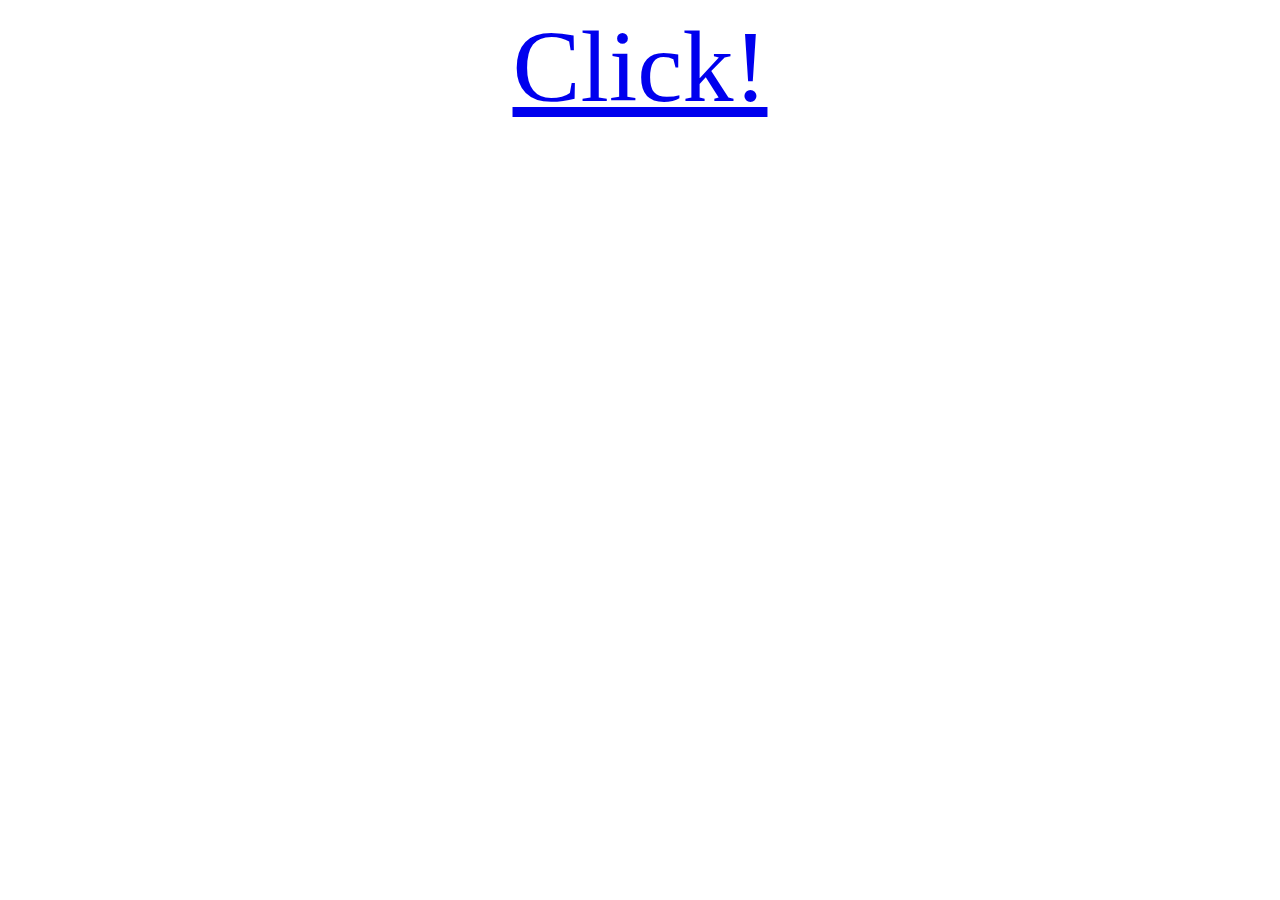
<file: index.html>
<!DOCTYPE html>
<html lang="en">
<head>
	<meta charset="UTF-8">
	<meta name="viewport" content="width=device-width, initial-scale=1.0">
	<title>Document</title>
	<link rel="stylesheet" href="index.css">
</head>
<body>
	<a href="first-practice/index.html">Click!</a>
</body>
</html>
</file>
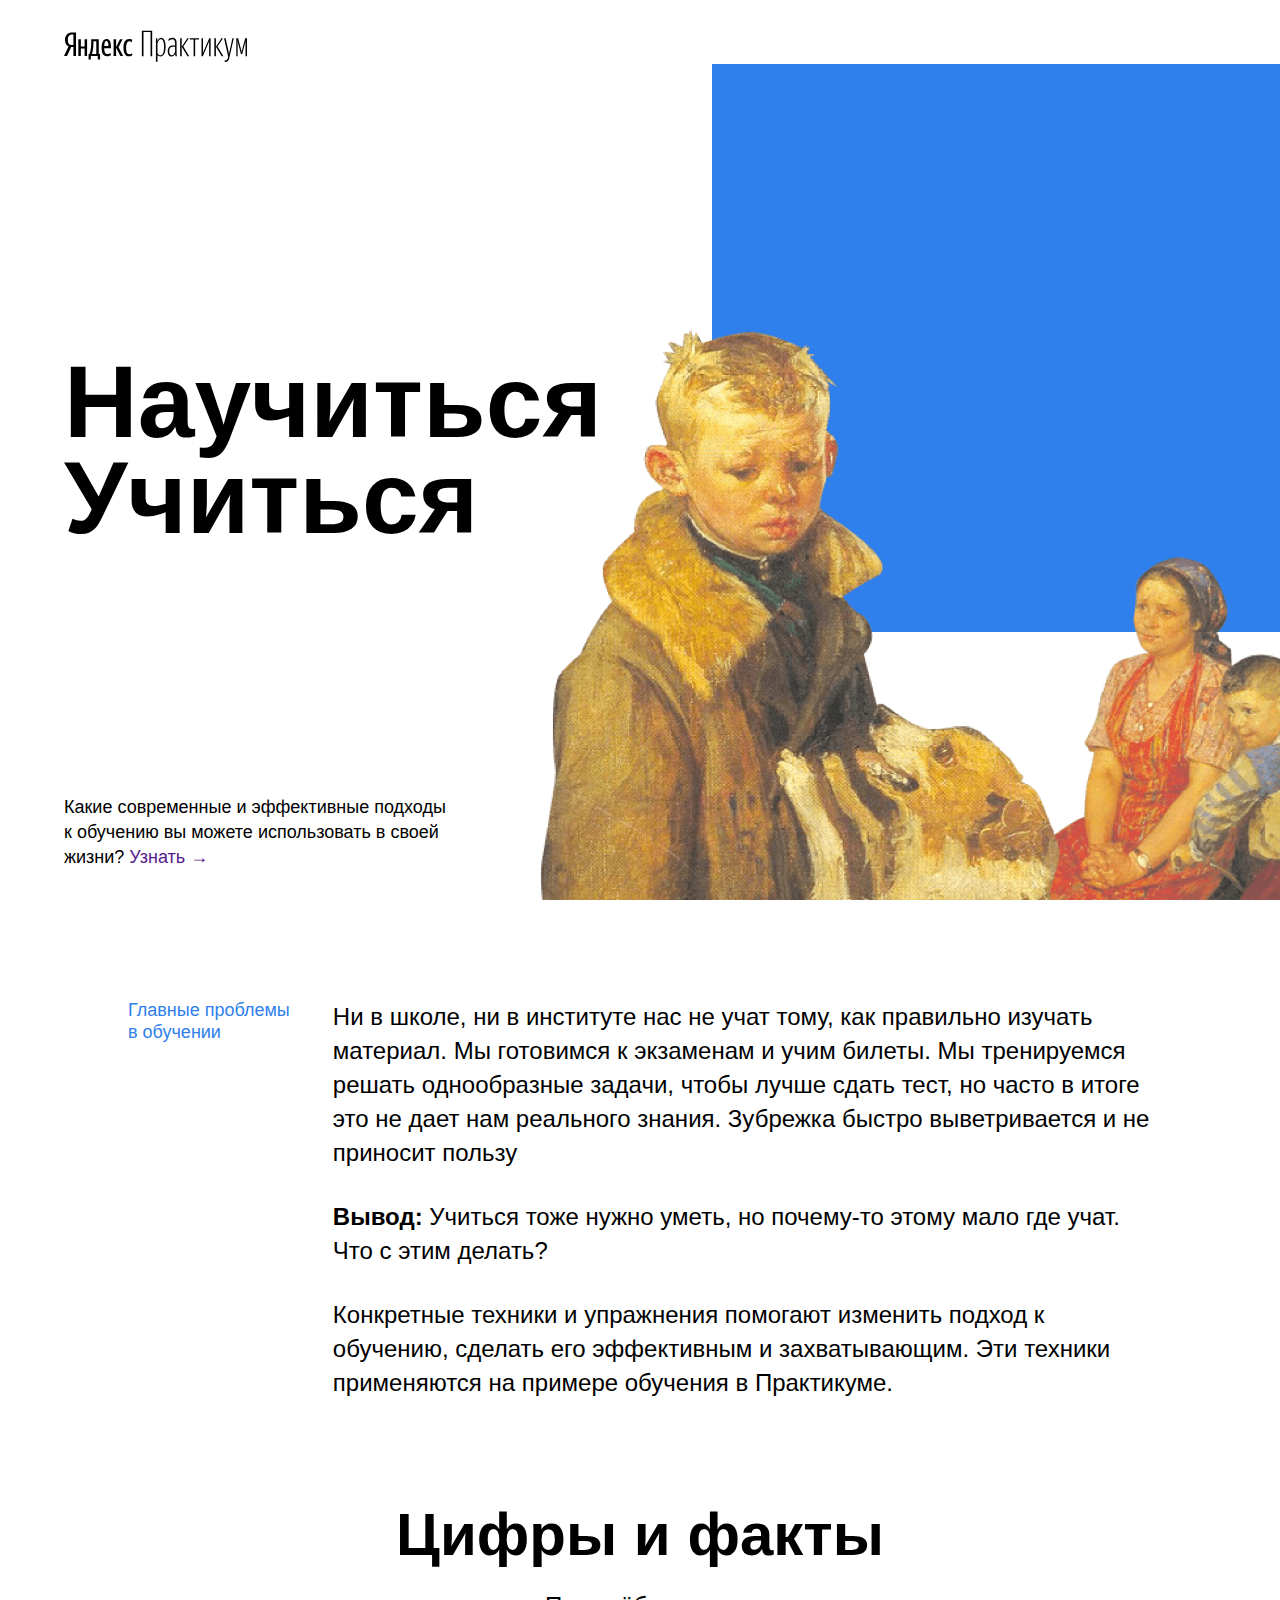
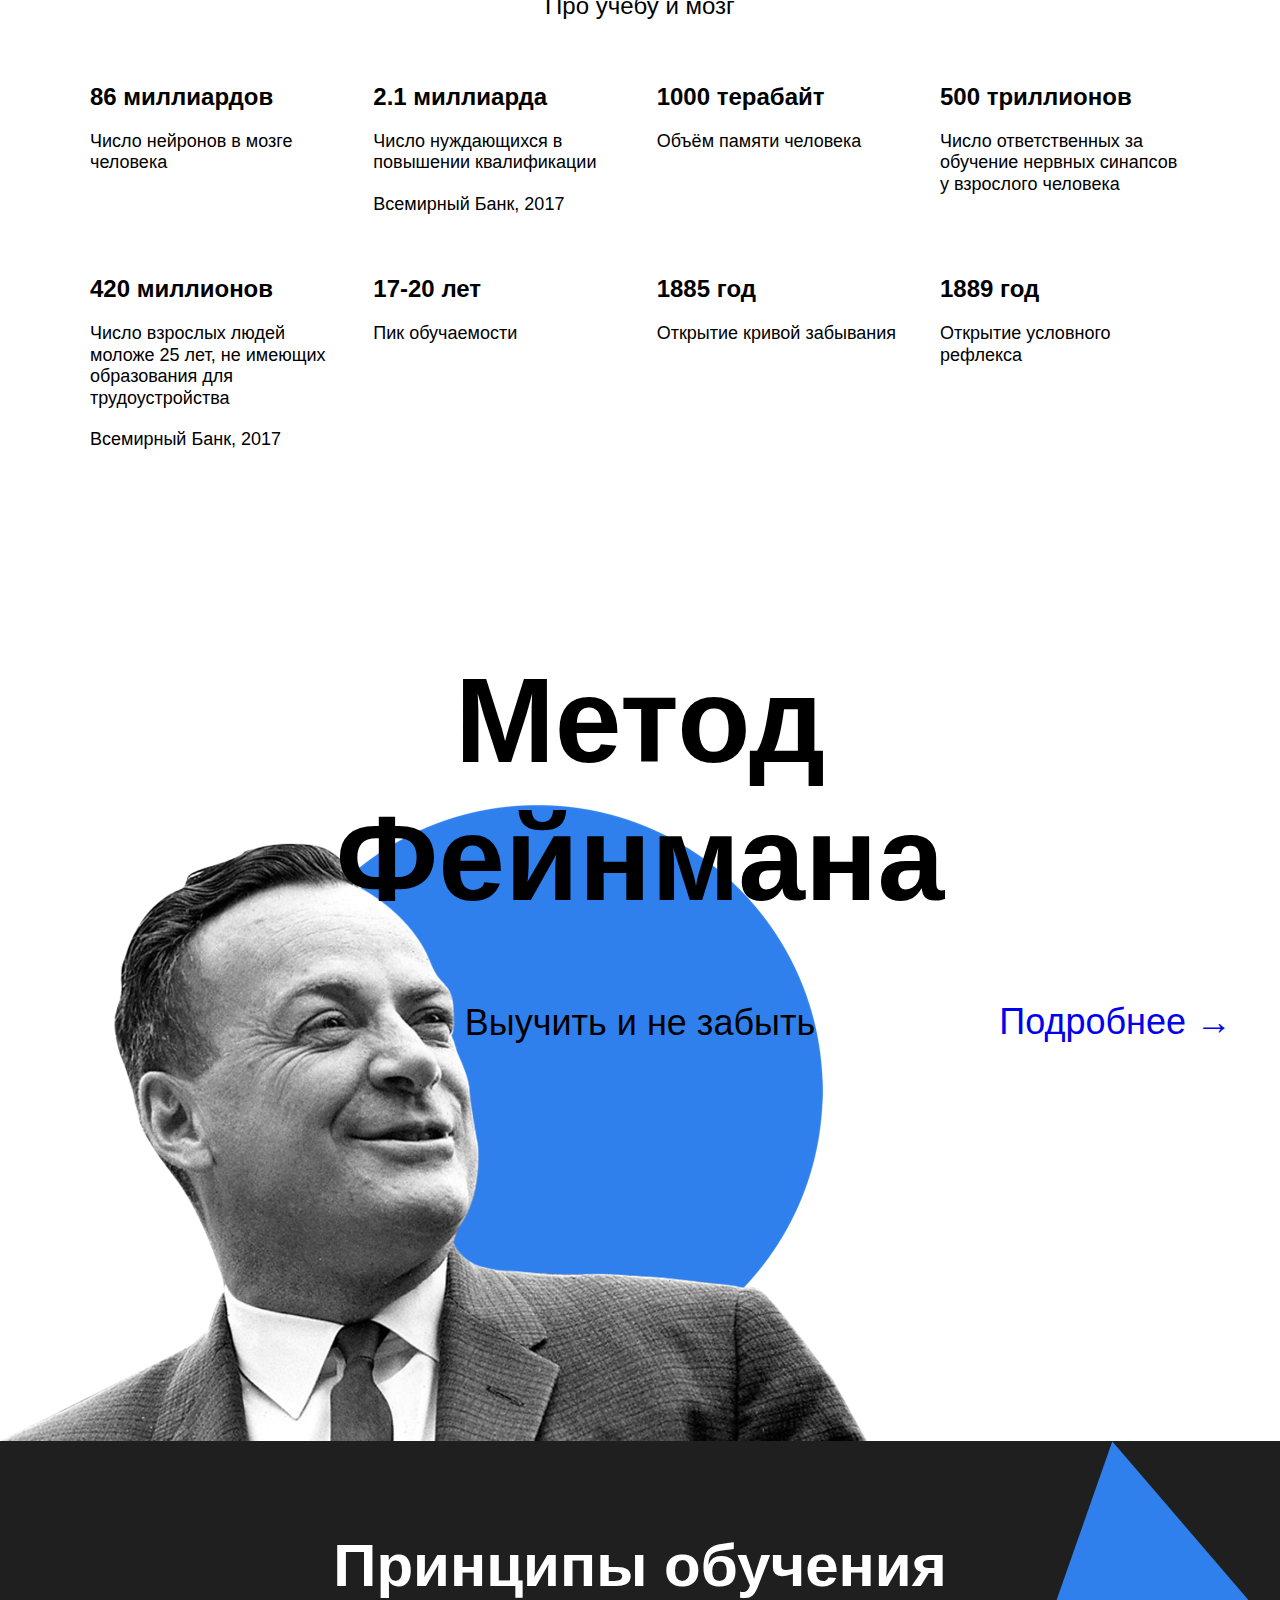
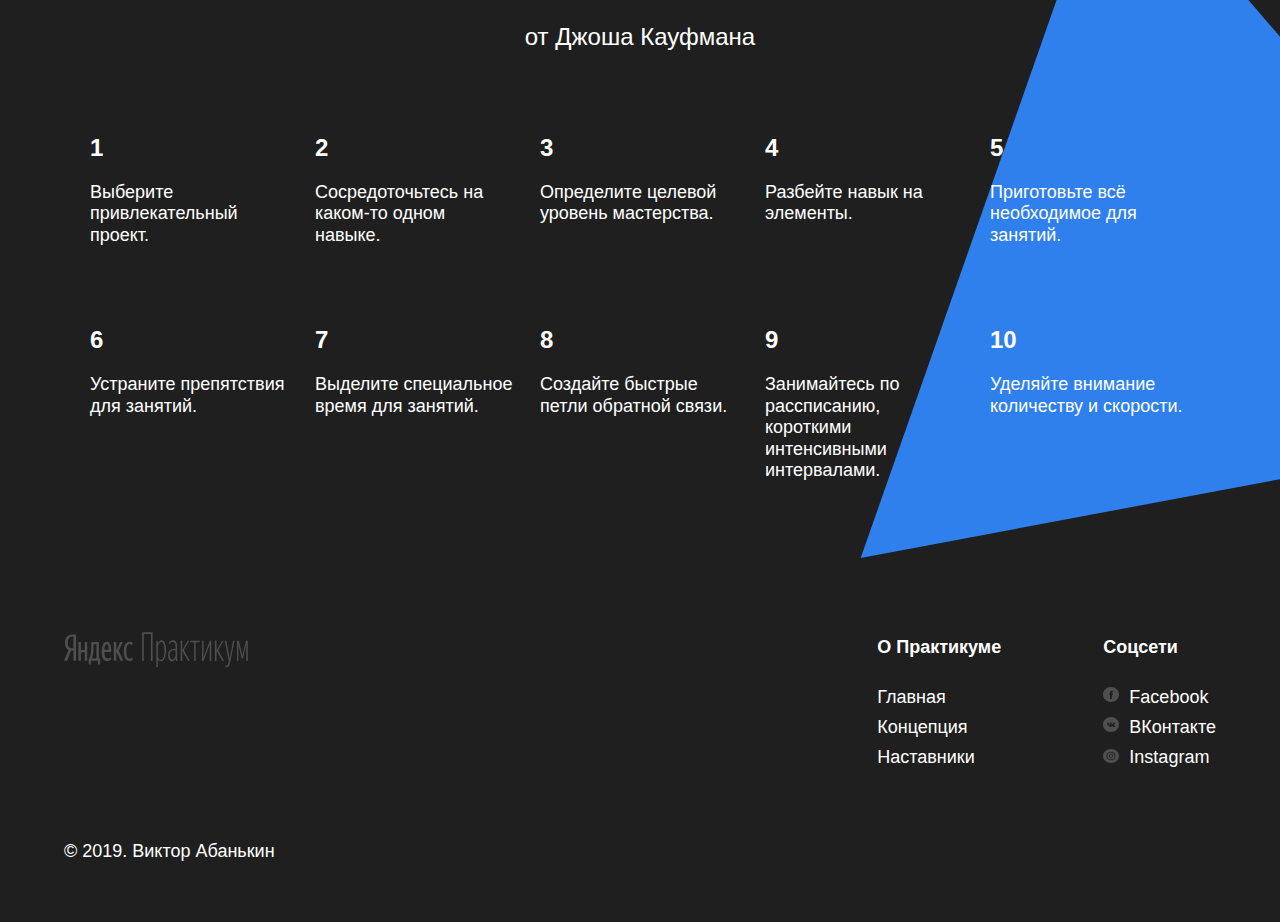
<file: first-practice/index.html>
<!DOCTYPE html>
<html lang="en">

<head>
    <meta charset="UTF-8">
    <meta name="viewport" content="width=device-width, initial-scale=1.0">
    <title>Научиться Учиться</title>
    <link rel="stylesheet" href="css/normalize.css">
    <link rel="stylesheet" href="css/style.css">
</head>

<body>
    <div class="page">
        <header class="header">
            <a href="#" class="logo logo_place_header">
                <img src="img/logo_place_header.svg" alt="Логотип">
            </a>
            <h1 class="header__title">Научиться Учиться</h1>
            <p class="header__subtitle">Какие современные и эффективные подходы к обучению вы можете использовать в своей жизни? <a href="" class="header__link">Узнать →</a></p>
            <img src="img/header-image.png" alt="Опять двойка" class="main-illustration">
            <figure class="square-pic"></figure>
        </header>
        <main class="content">
            <section class="description">
                <div class="two-columns">
                    <h6 class="brief">Главные проблемы в обучении</h6>
                    <div class="main-text">
                        <p class="two-columns__paragraph">Ни в школе, ни в институте нас не учат тому, как правильно изучать материал. Мы готовимся к экзаменам и учим билеты. Мы тренируемся решать однообразные задачи, чтобы лучше сдать тест, но часто в итоге это не дает нам реального знания. Зубрежка быстро выветривается и не приносит пользу</p>
                        <span class="span-accent">
                            <p class="two-columns__paragraph"><b>Вывод: </b>Учиться тоже нужно уметь, но почему-то этому мало где учат. Что с этим делать?</p>
                        </span>
                        <p class="two-columns__paragraph">Конкретные техники и упражнения помогают изменить подход к обучению, сделать его эффективным и захватывающим. Эти техники применяются на примере обучения в Практикуме.</p>
                    </div>
                </div>
            </section>
            <section class="digits">
                <h2 class="section-title">Цифры и факты</h2>
                <h4 class="section-subtitle">Про учёбу и мозг</h4>
                <div class="table">
                    <div class="table__cell">
                        <h5 class="table__heading">86 миллиардов</h5>
                        <p class="table__text">Число нейронов в мозге человека</p>
                    </div>
                    <div class="table__cell">
                        <h5 class="table__heading">2.1 миллиарда</h5>
                        <p class="table__text">Число нуждающихся в повышении квалификации</p>
                        <p class="table__text">Всемирный Банк, 2017</p>
                    </div>
                    <div class="table__cell">
                        <h5 class="table__heading">1000 терабайт</h5>
                        <p class="table__text">Объём памяти человека</p>
                    </div>
                    <div class="table__cell">
                        <h5 class="table__heading">500 триллионов</h5>
                        <p class="table__text">Число ответственных за обучение нервных синапсов у взрослого человека</p>
                    </div>
                    <div class="table__cell">
                        <h5 class="table__heading">420 миллионов</h5>
                        <p class="table__text">Число взрослых людей моложе 25 лет, не имеющих образования для трудоустройства</p>
                        <p class="table__text">Всемирный Банк, 2017</p>
                    </div>
                    <div class="table__cell">
                        <h5 class="table__heading">17-20 лет</h5>
                        <p class="table__text">Пик обучаемости</p>
                    </div>
                    <div class="table__cell">
                        <h5 class="table__heading">1885 год</h5>
                        <p class="table__text">Открытие кривой забывания</p>
                    </div>
                    <div class="table__cell">
                        <h5 class="table__heading">1889 год</h5>
                        <p class="table__text">Открытие условного рефлекса</p>
                    </div>
                </div>
            </section>
            <section class="feynman">
                <h1 class="feynman__title">Метод Фейнмана</h1>
                <h3 class="feynman__subtitle">Выучить и не забыть</h3>
                <a href="#" class="feynman__link">Подробнее →</a>
            </section>
            <section class="kaufman">
                <h2 class="section-title section-title_theme_dark">Принципы обучения</h2>
                <h4 class="section-subtitle section-subtitle_theme_dark">от Джоша Кауфмана</h4>
                <div class="table">
                    <div class="table__cell table__cell_theme_dark">
                        <h5 class="table__heading table__heading_theme_dark">1</h5>
                        <p class="table__text table__text_theme_dark">Выберите привлекательный проект.</p>
                    </div>
                    <div class="table__cell table__cell_theme_dark">
                        <h5 class="table__heading table__heading_theme_dark">2</h5>
                        <p class="table__text table__text_theme_dark">Сосредоточьтесь на каком-то одном навыке.</p>
                    </div>
                    <div class="table__cell table__cell_theme_dark">
                        <h5 class="table__heading table__heading_theme_dark">3</h5>
                        <p class="table__text table__text_theme_dark">Определите целевой уровень мастерства.</p>
                    </div>
                    <div class="table__cell table__cell_theme_dark">
                        <h5 class="table__heading table__heading_theme_dark">4</h5>
                        <p class="table__text table__text_theme_dark">Разбейте навык на элементы.</p>
                    </div>
                    <div class="table__cell table__cell_theme_dark">
                        <h5 class="table__heading table__heading_theme_dark">5</h5>
                        <p class="table__text table__text_theme_dark">Приготовьте всё необходимое для занятий.</p>
                    </div>
                    <div class="table__cell table__cell_theme_dark">
                        <h5 class="table__heading table__heading_theme_dark">6</h5>
                        <p class="table__text table__text_theme_dark">Устраните препятствия для занятий.</p>
                    </div>
                    <div class="table__cell table__cell_theme_dark">
                        <h5 class="table__heading table__heading_theme_dark">7</h5>
                        <p class="table__text table__text_theme_dark">Выделите специальное время для занятий.</p>
                    </div>
                    <div class="table__cell table__cell_theme_dark">
                        <h5 class="table__heading table__heading_theme_dark">8</h5>
                        <p class="table__text table__text_theme_dark">Создайте быстрые петли обратной связи.</p>
                    </div>
                    <div class="table__cell table__cell_theme_dark">
                        <h5 class="table__heading table__heading_theme_dark">9</h5>
                        <p class="table__text table__text_theme_dark">Занимайтесь по рассписанию, короткими интенсивными интервалами.</p>
                    </div>
                    <div class="table__cell table__cell_theme_dark">
                        <h5 class="table__heading table__heading_theme_dark">10</h5>
                        <p class="table__text table__text_theme_dark">Уделяйте внимание количеству и скорости.</p>
                    </div>
                </div>
                <figure class="triangle-pic">
                    <img src="img/kaufman-triangle.svg" alt="Треугольник">
                </figure>
            </section>
        </main>
        <footer class="footer">
            <div class="footer__columns">
                <div class="footer__column footer__column_content_copyright">
                    <a href="#" class="logo logo_place_footer">
                        <img src="img/logo_place_footer.svg" alt="Логотип">
                    </a>
                    <p class="footer__author">&copy 2019. Виктор Абанькин</p>
                </div>
                <div class="footer__column footer__column_content_info">
                    <h6 class="footer__column-heading">О Практикуме</h6>
                    <div class="footer__column-links">
                        <a href="#" class="footer__column-link">Главная</a>
                        <a href="#" class="footer__column-link">Концепция</a>
                        <a href="#" class="footer__column-link">Наставники</a>
                    </div>
                </div>
                <div class="footer__column footer__column_content_social">
                    <h6 class="footer__column-heading">Соцсети</h6>
                    <div class="footer__column-links">
                        <a href="#" class="footer__column-link">
                            <img src="img/facebook_color_white.svg" alt="" class="footer__social-icon">Facebook
                        </a>
                        <a href="#" class="footer__column-link">
                            <img src="img/vk_color_white.svg" alt="" class="footer__social-icon">ВКонтакте
                        </a>
                        <a href="#" class="footer__column-link">
                            <img src="img/instagram_color_white.svg" alt="" class="footer__social-icon">Instagram
                        </a>
                    </div>
                </div>
            </div>
        </footer>
    </div>
</body>

</html>
</file>
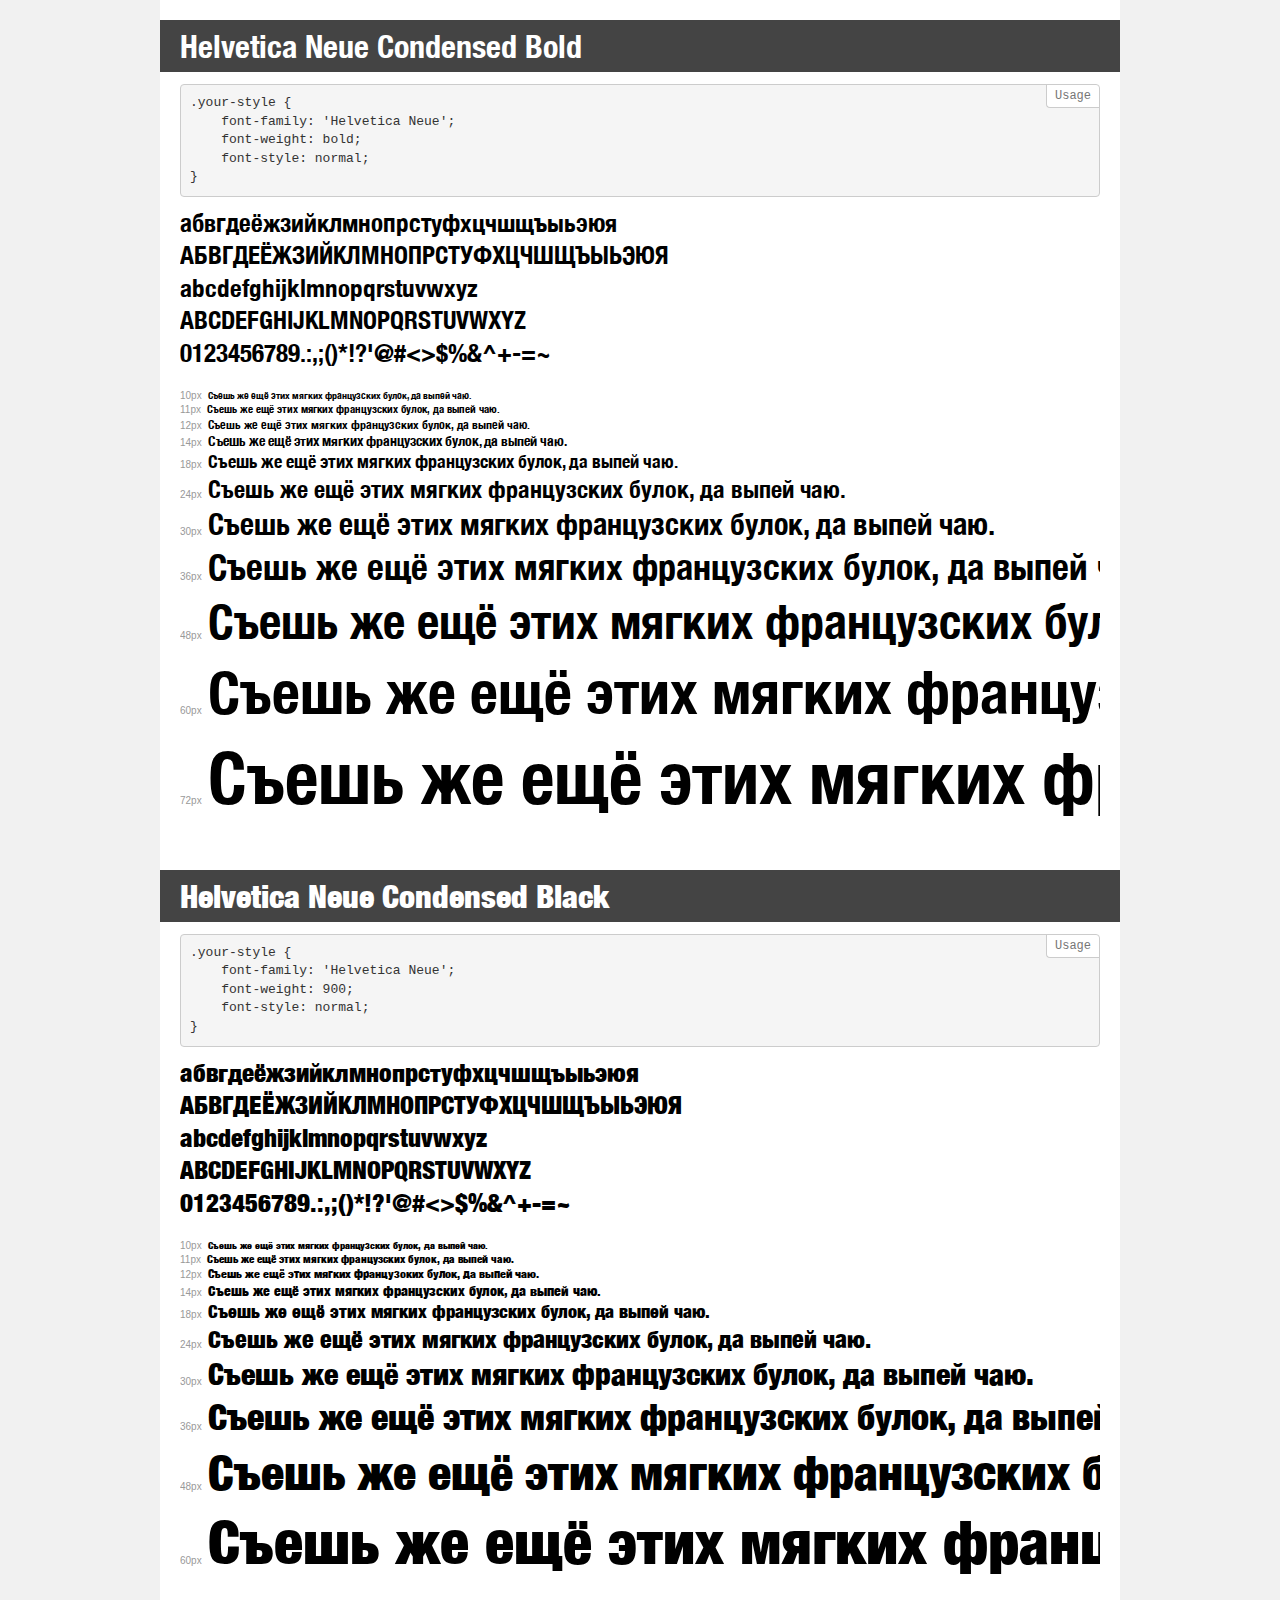
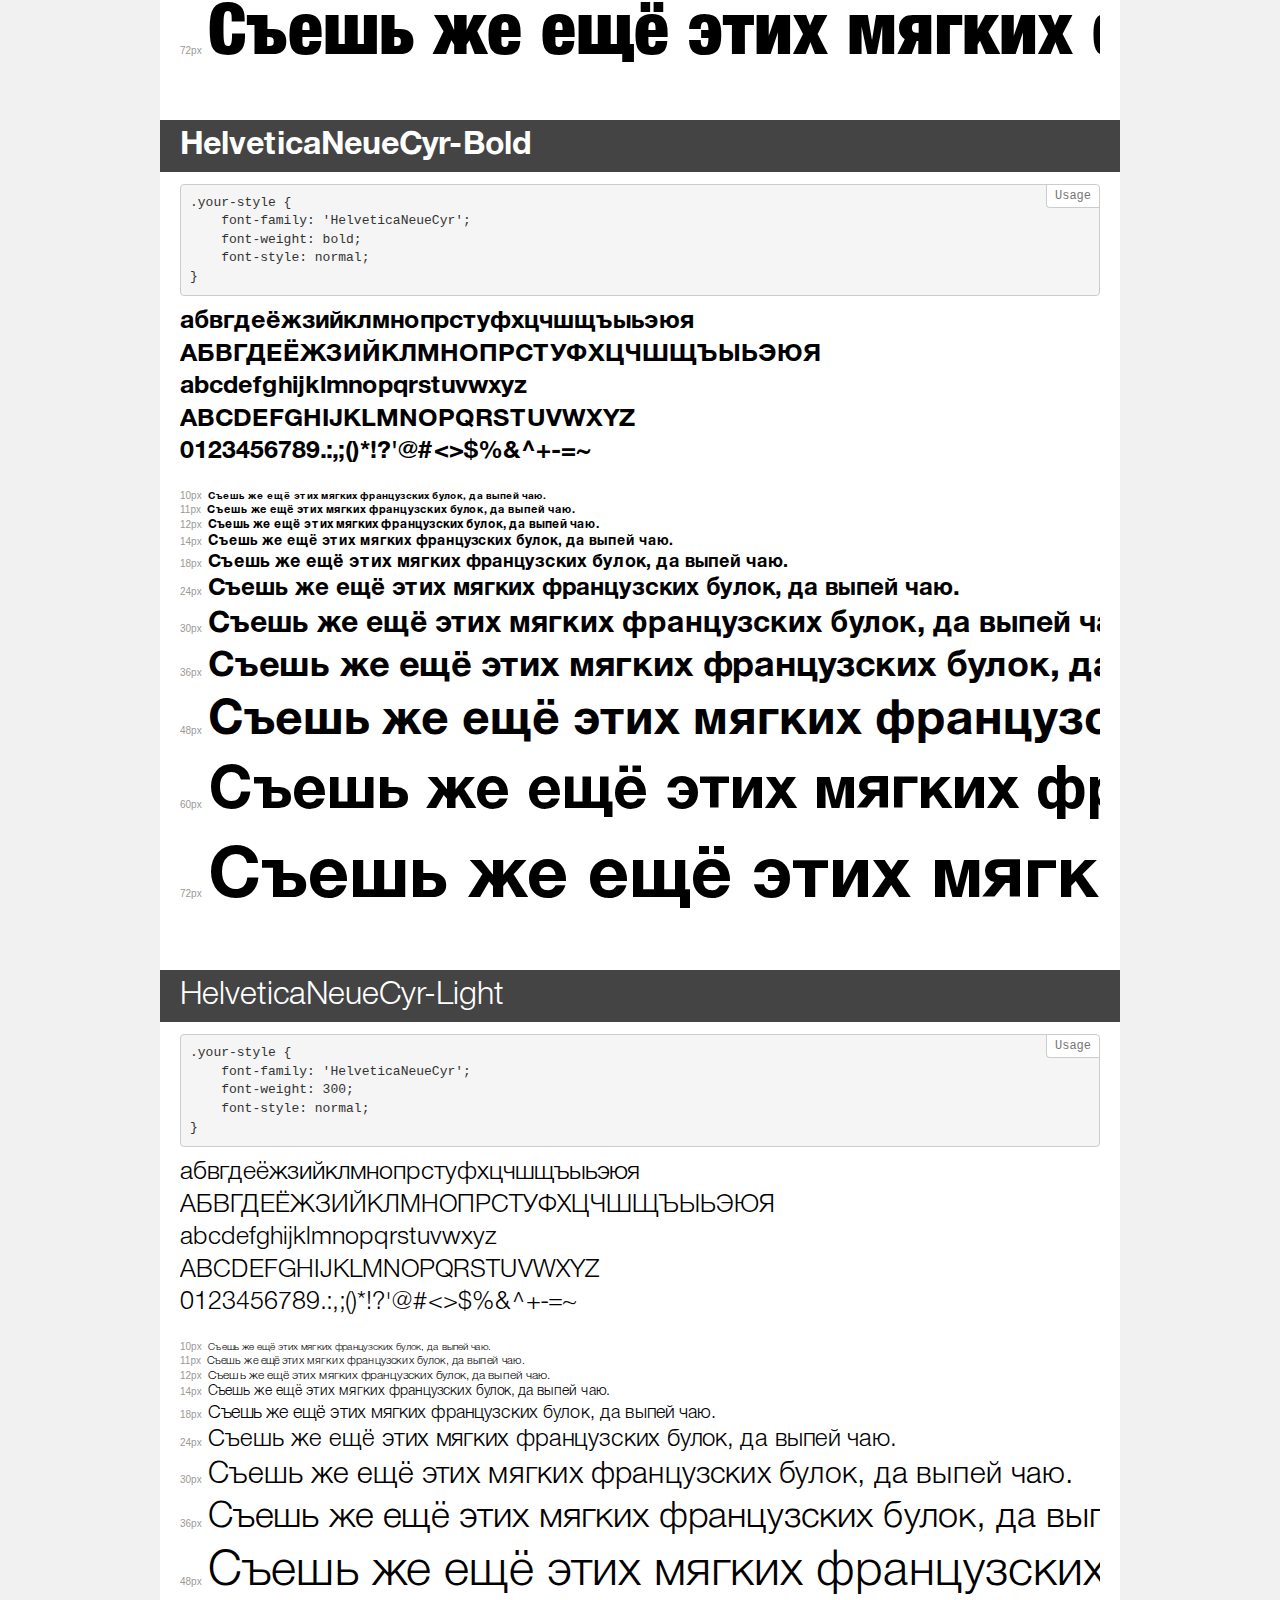
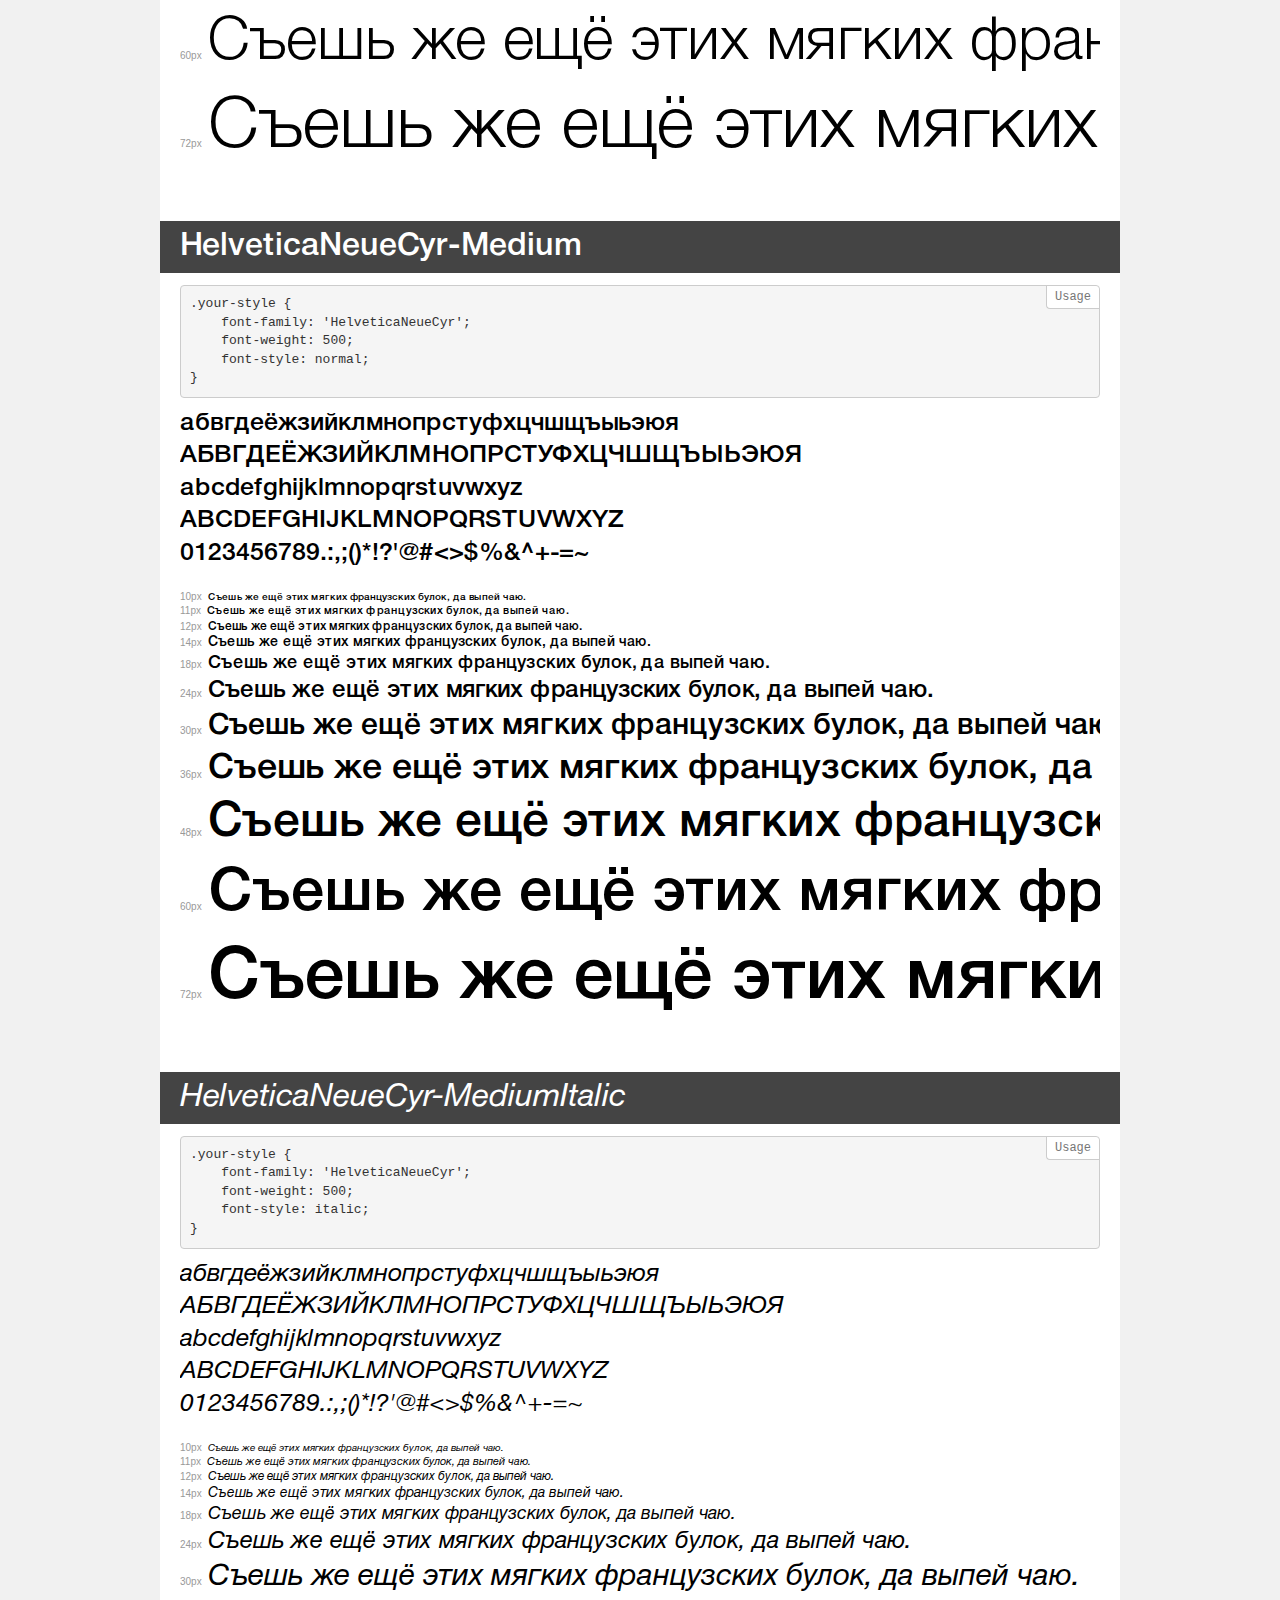
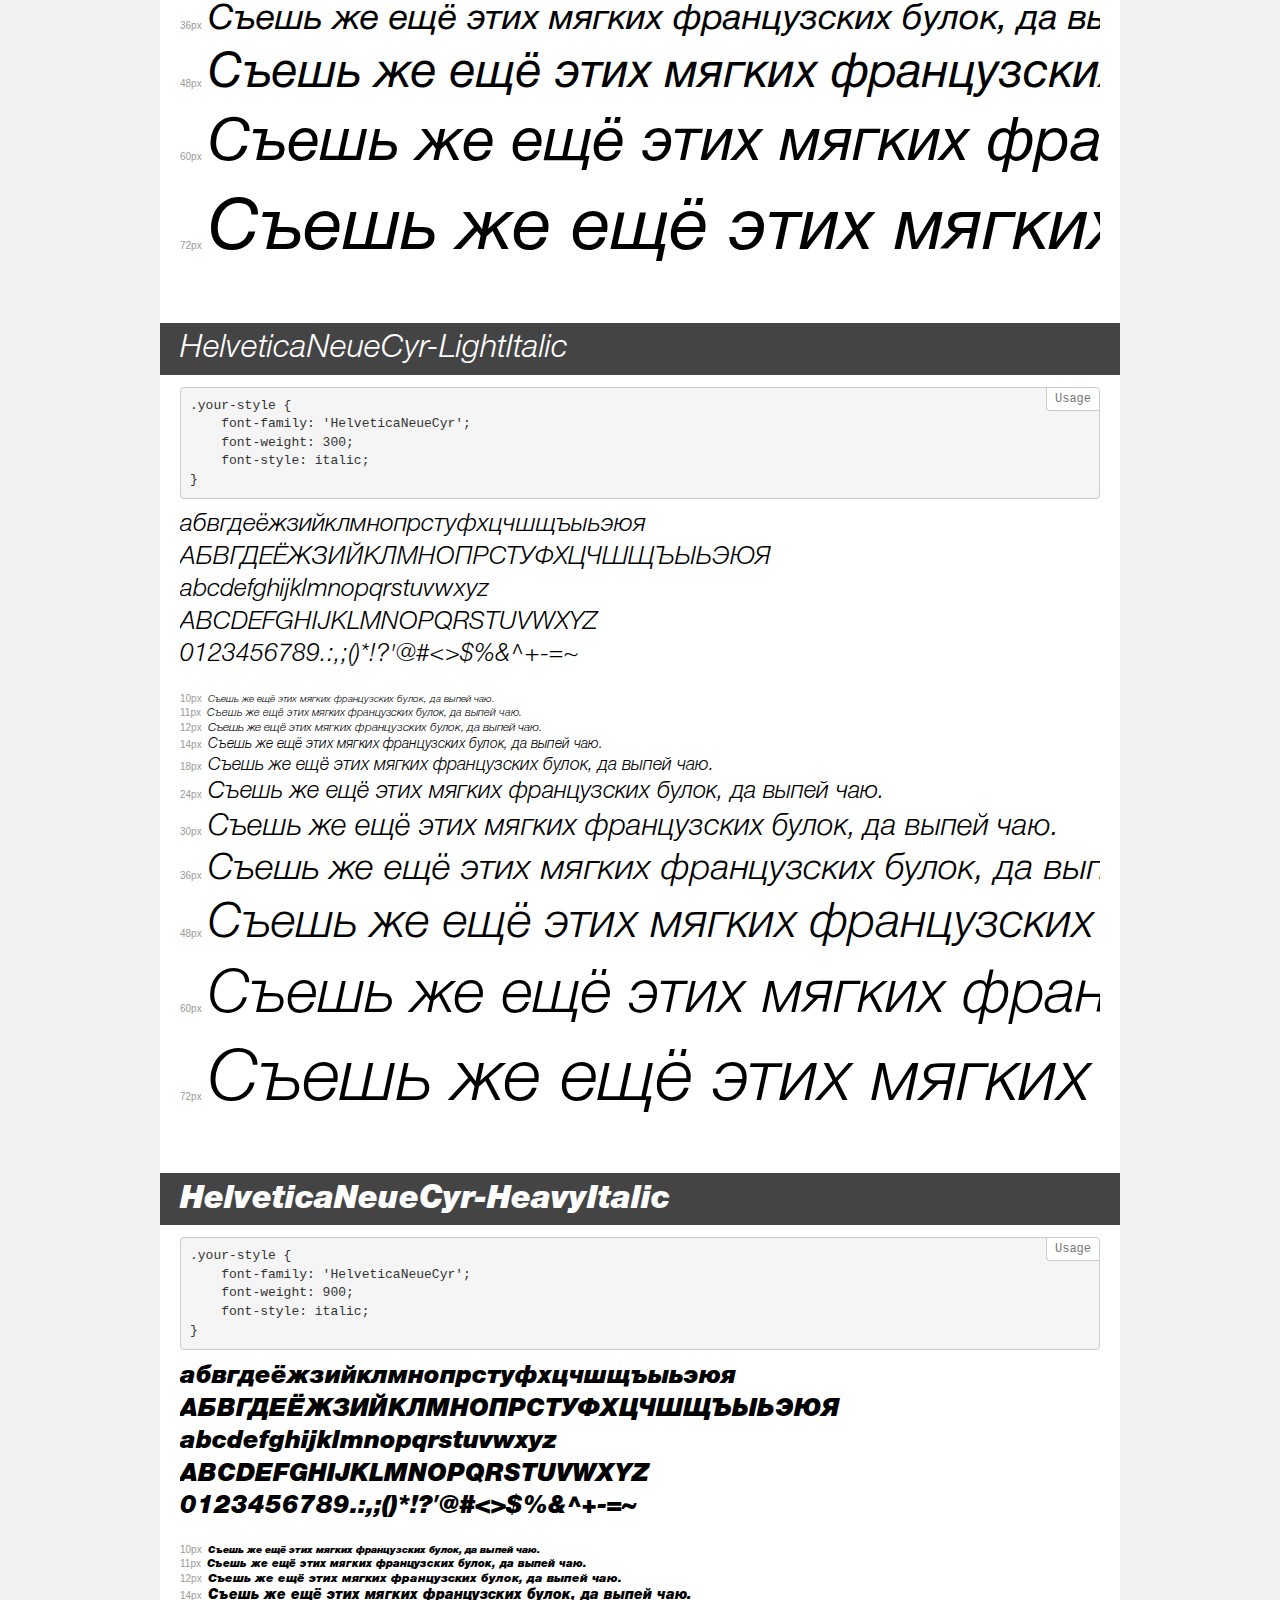
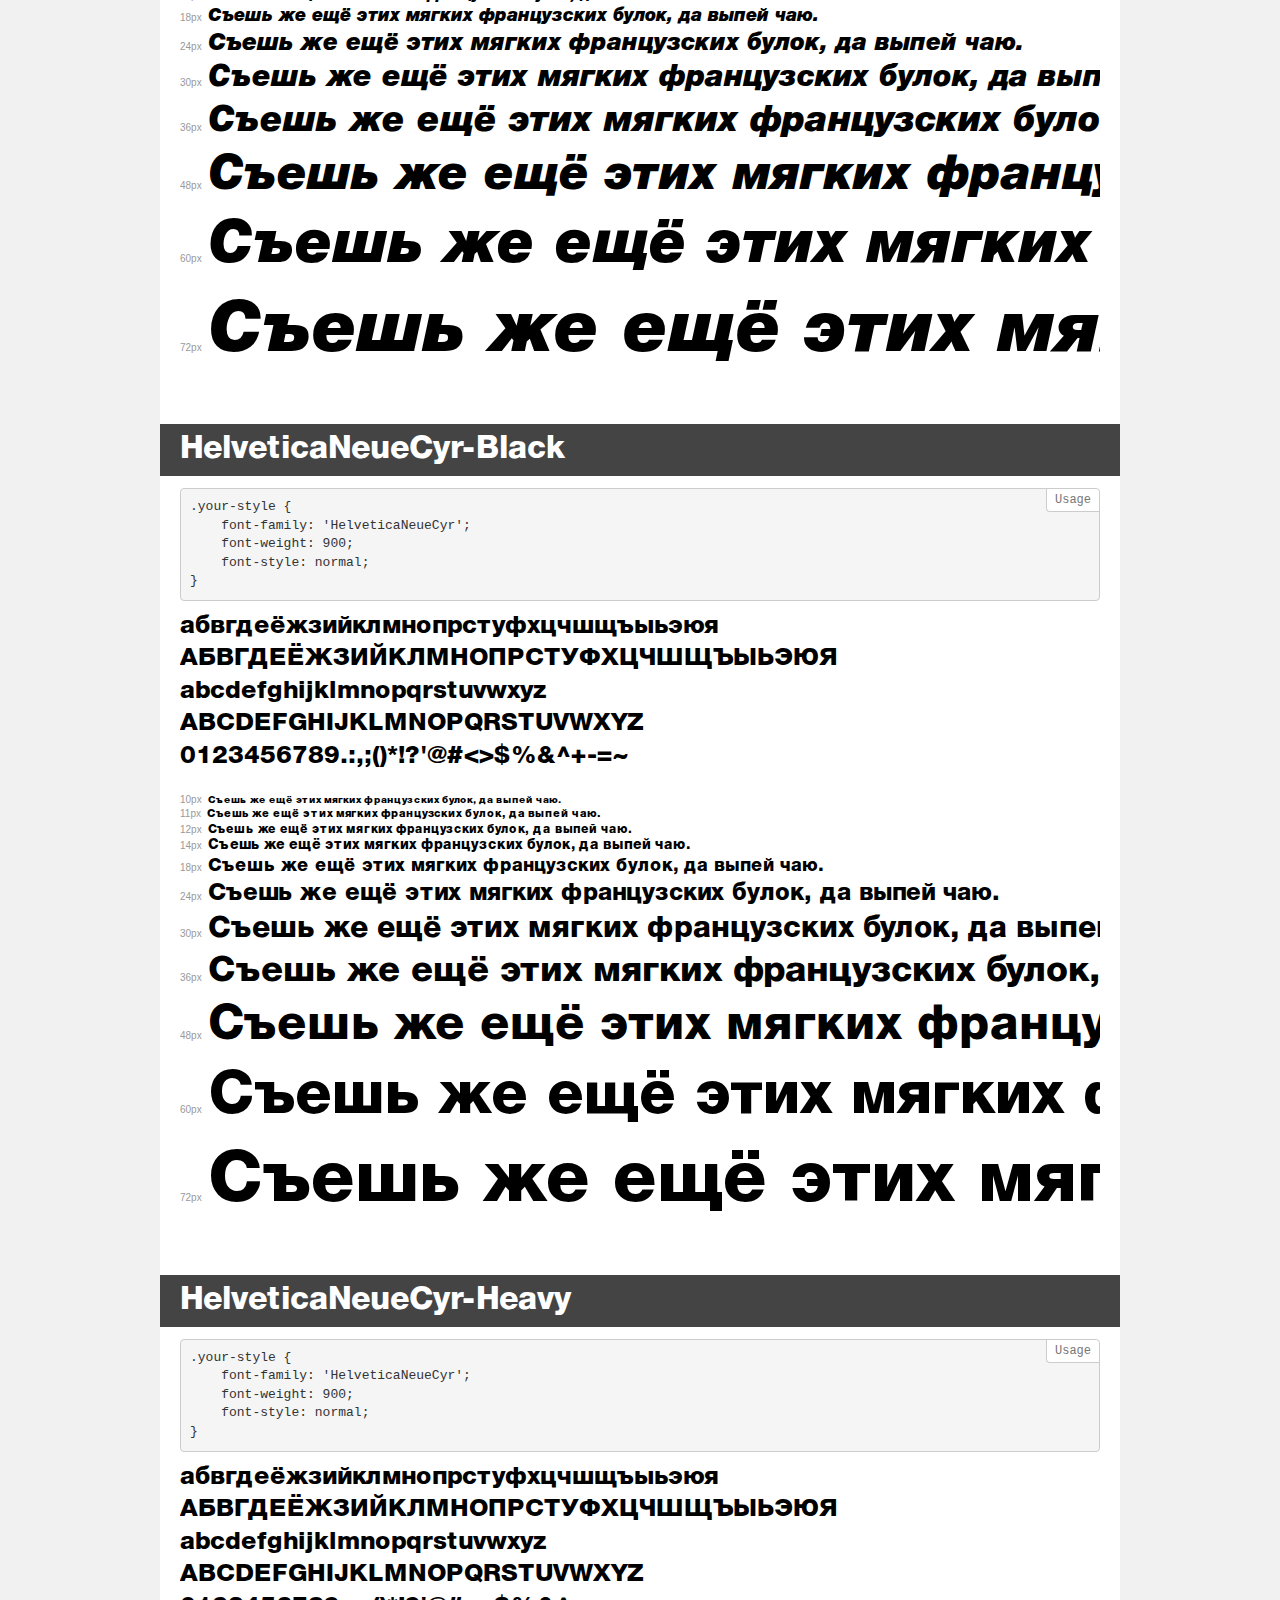
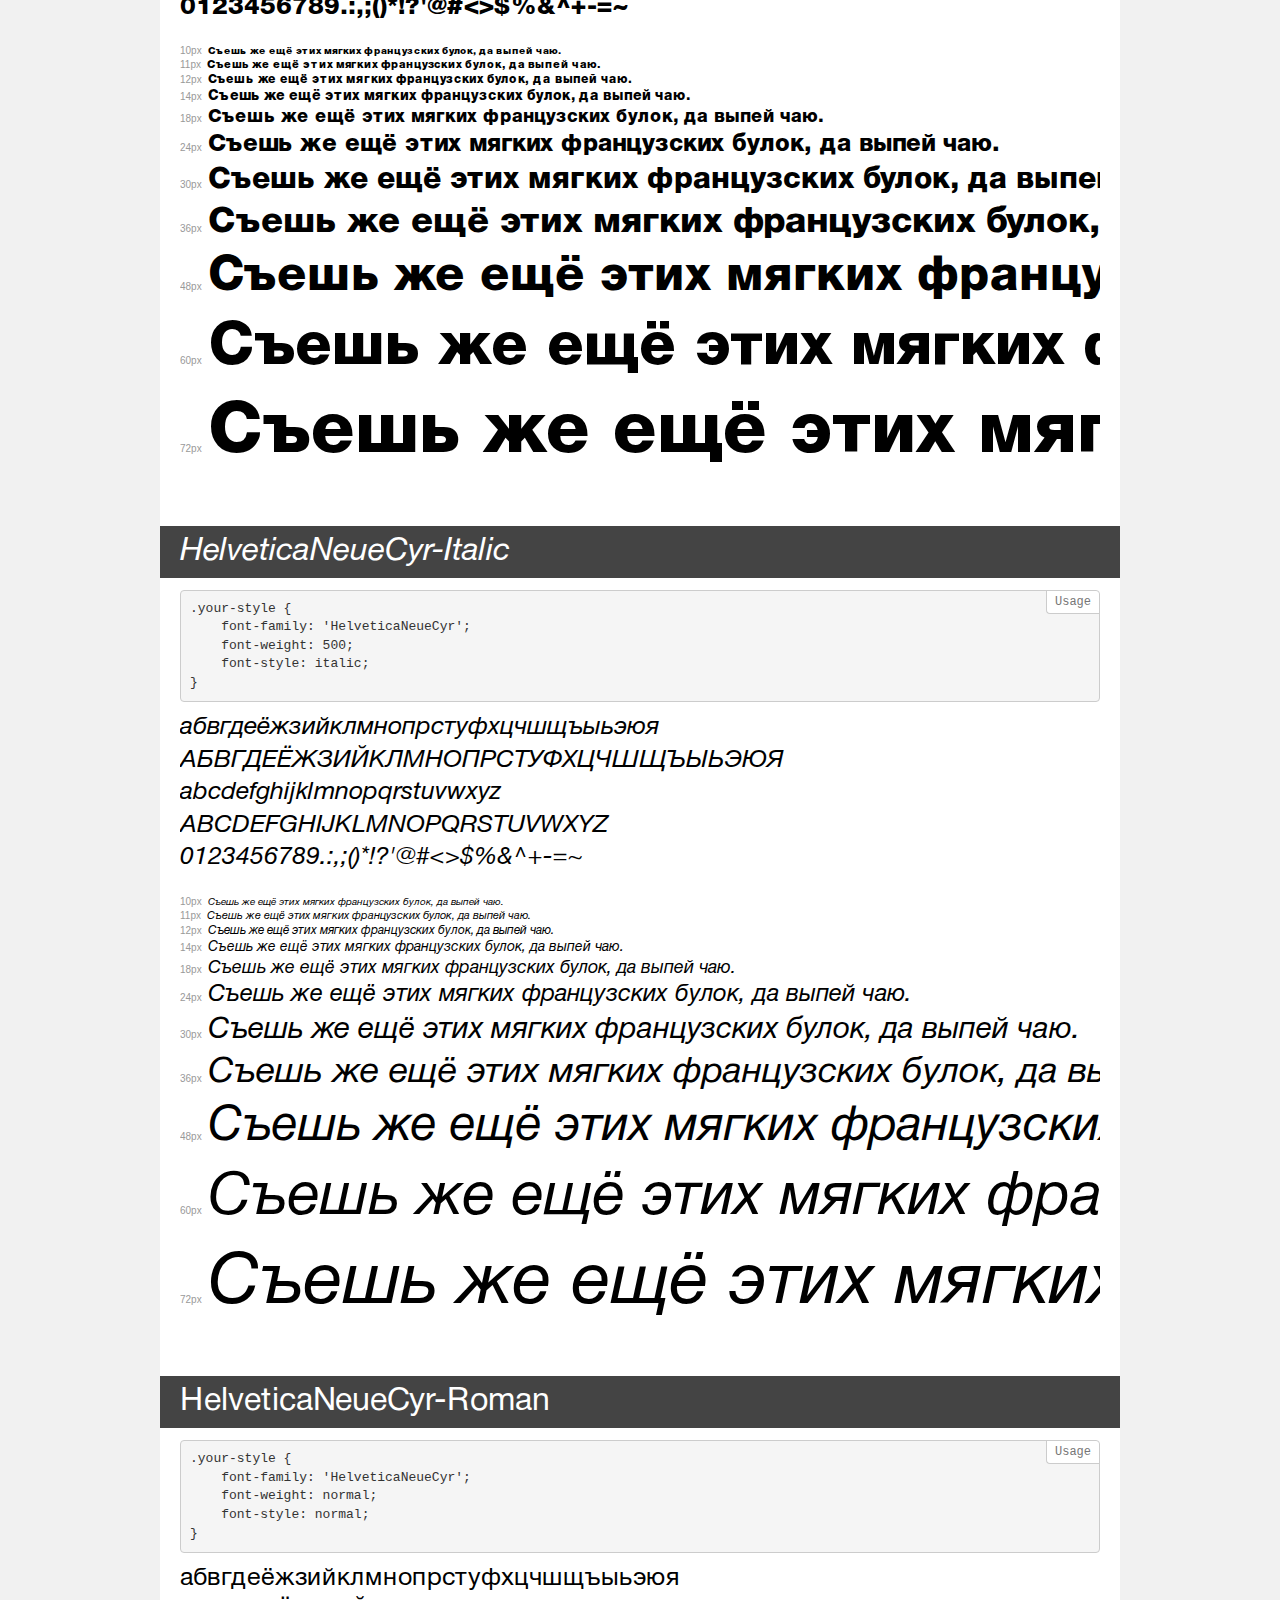
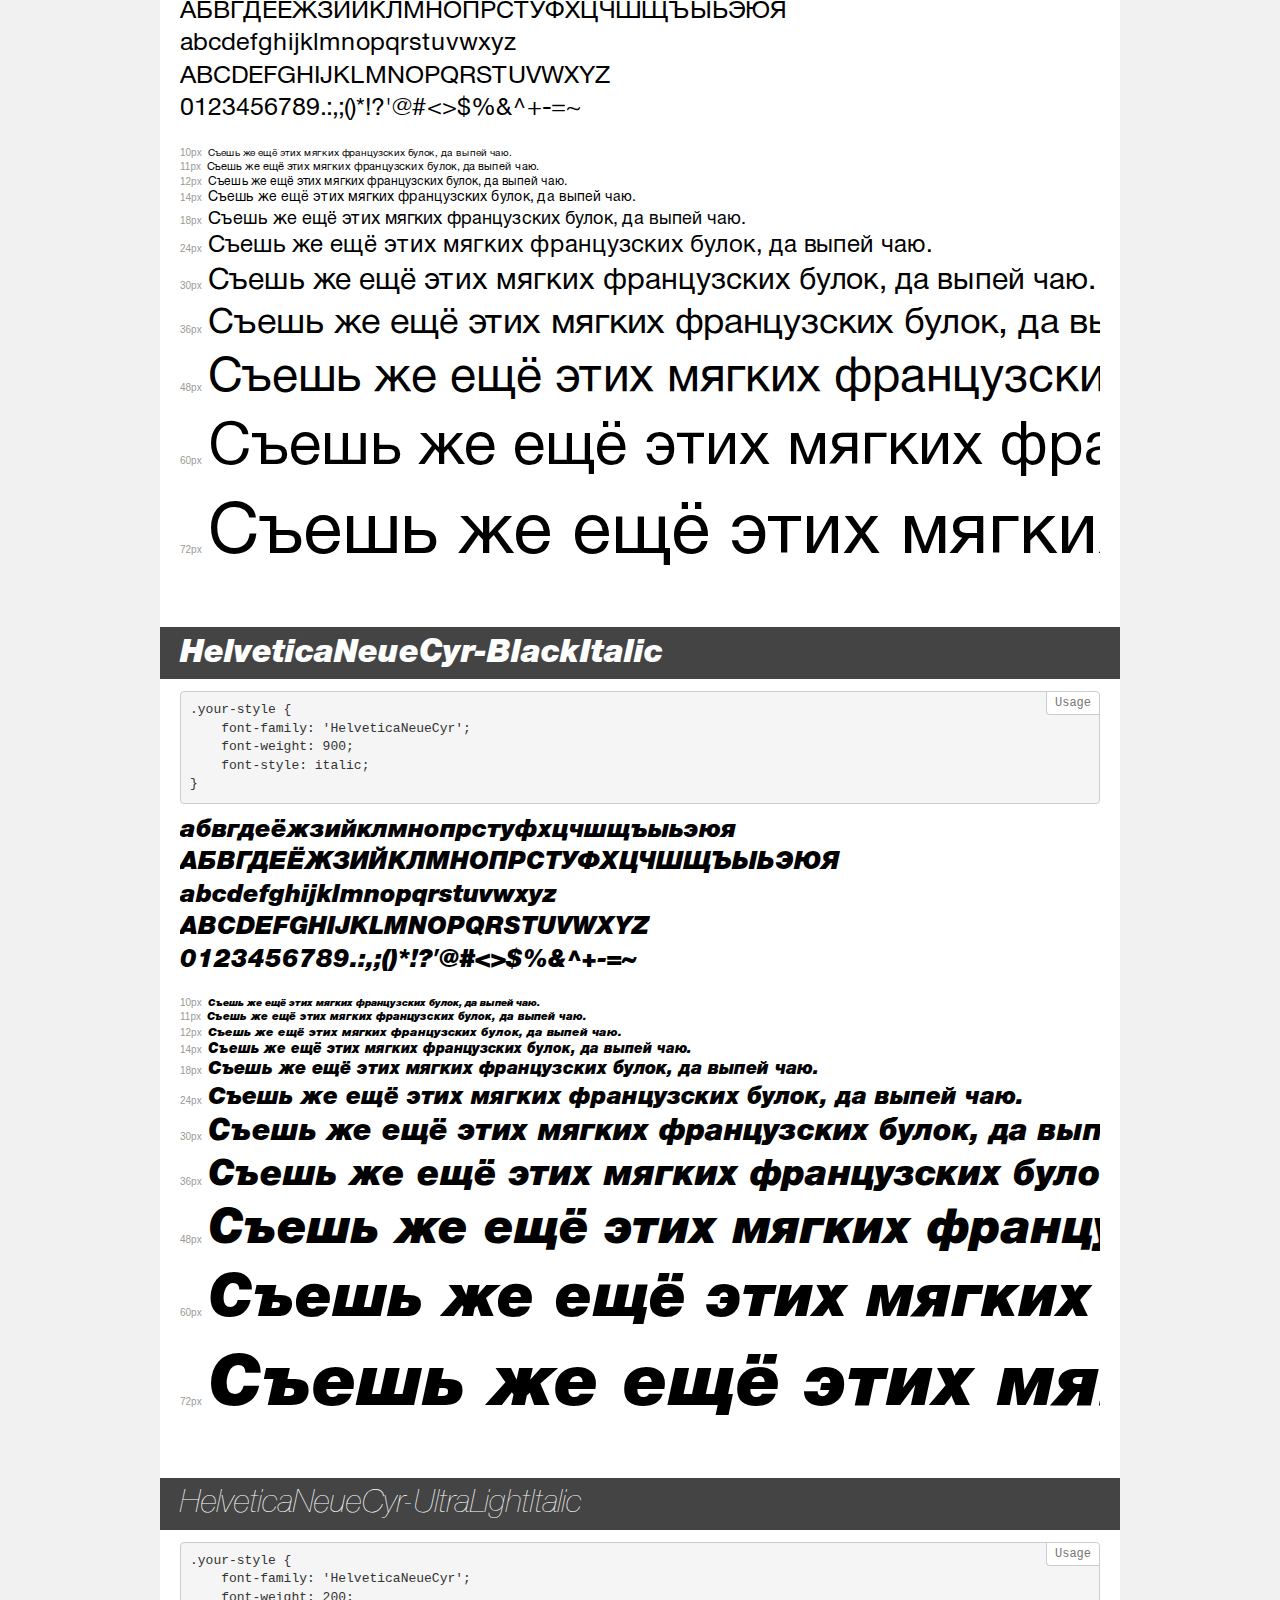
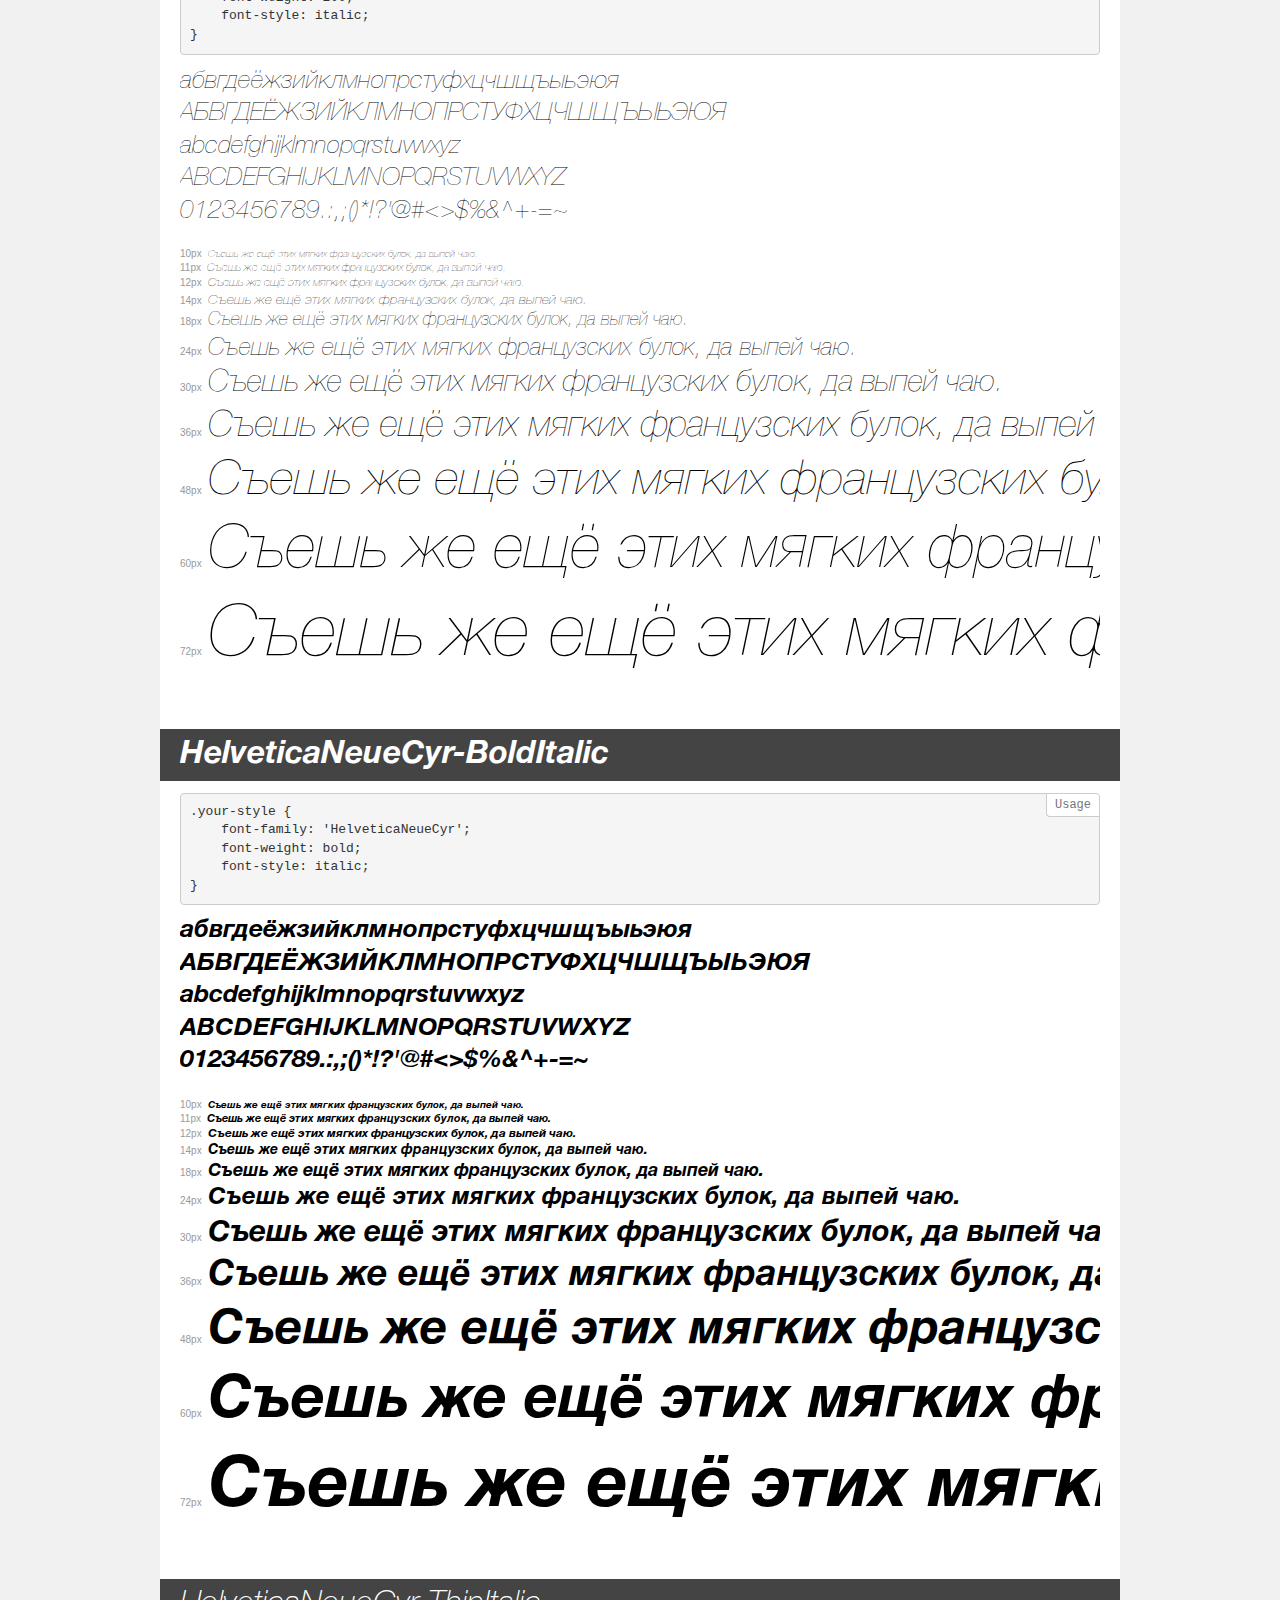
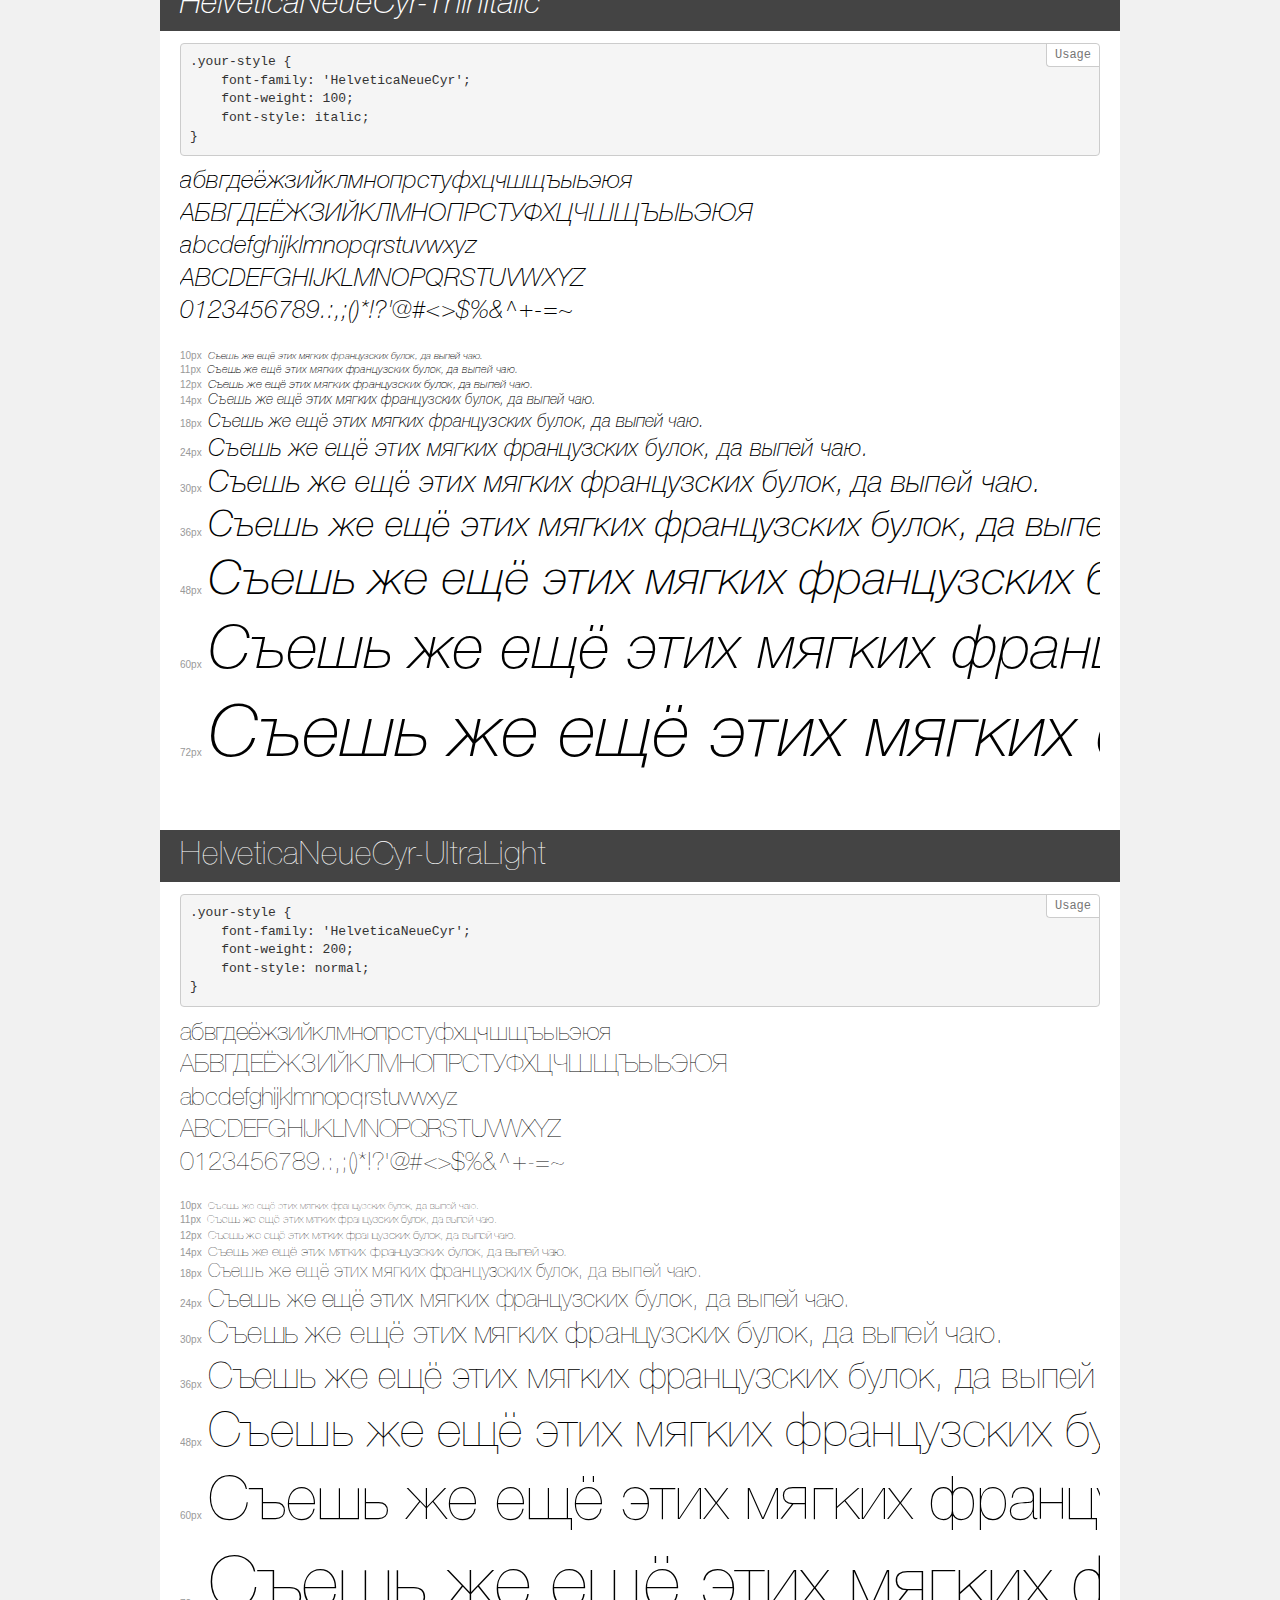
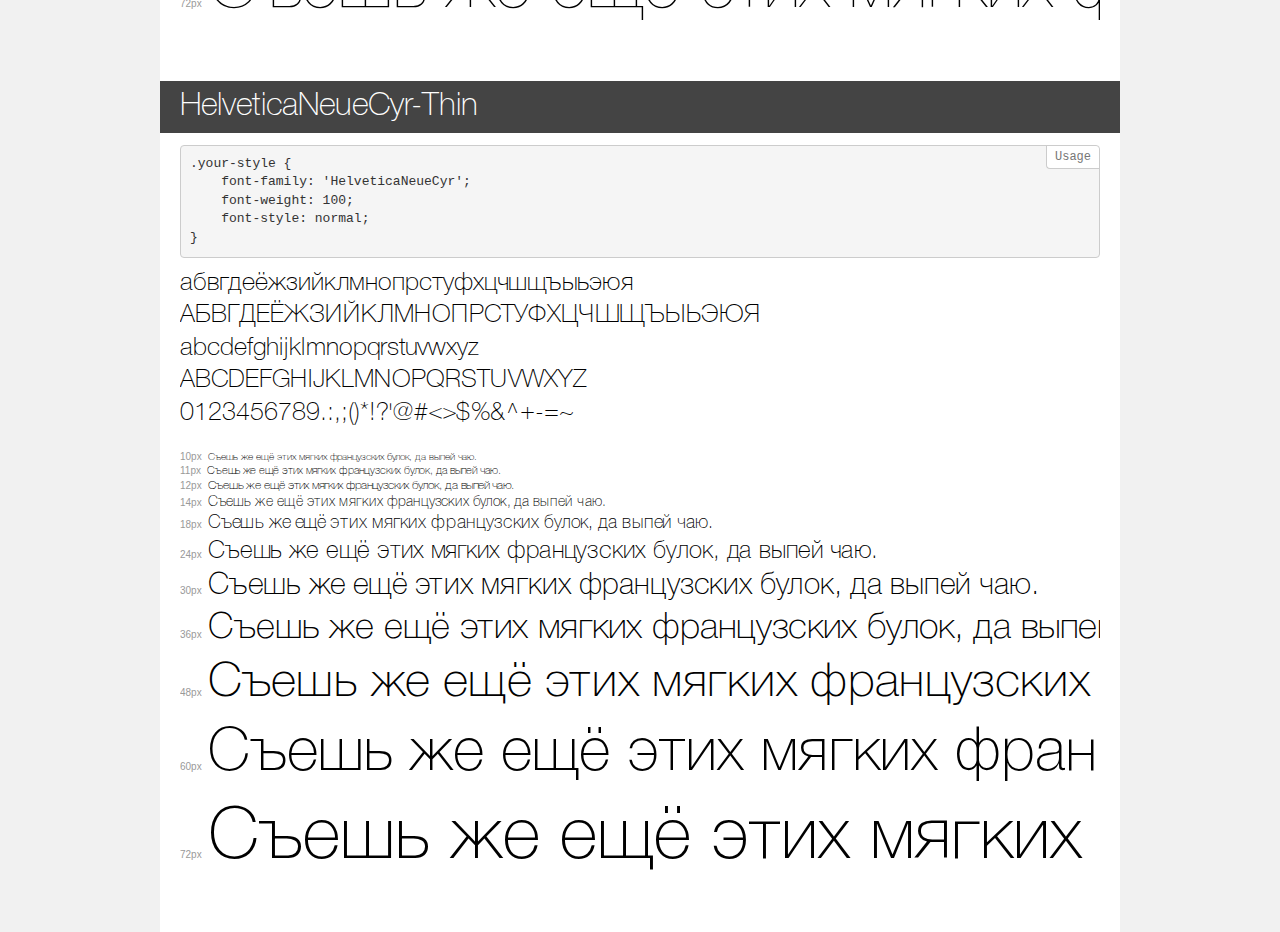
<file: first-practice/fonts/demo.html>
<!DOCTYPE html>
<html>
<head>
    <meta charset="utf-8">
    <meta http-equiv="X-UA-Compatible" content="IE=edge">
    <meta name="viewport" content="width=device-width, initial-scale=1">
    <meta name="robots" content="noindex, noarchive">
    <meta name="format-detection" content="telephone=no">
    <title>Transfonter demo</title>
    <link href="stylesheet.css" rel="stylesheet">
    <style>
        /*
        http://meyerweb.com/eric/tools/css/reset/
        v2.0 | 20110126
        License: none (public domain)
        */
        html, body, div, span, applet, object, iframe,
        h1, h2, h3, h4, h5, h6, p, blockquote, pre,
        a, abbr, acronym, address, big, cite, code,
        del, dfn, em, img, ins, kbd, q, s, samp,
        small, strike, strong, sub, sup, tt, var,
        b, u, i, center,
        dl, dt, dd, ol, ul, li,
        fieldset, form, label, legend,
        table, caption, tbody, tfoot, thead, tr, th, td,
        article, aside, canvas, details, embed,
        figure, figcaption, footer, header, hgroup,
        menu, nav, output, ruby, section, summary,
        time, mark, audio, video {
            margin: 0;
            padding: 0;
            border: 0;
            font-size: 100%;
            font: inherit;
            vertical-align: baseline;
        }
        /* HTML5 display-role reset for older browsers */
        article, aside, details, figcaption, figure,
        footer, header, hgroup, menu, nav, section {
            display: block;
        }
        body {
            line-height: 1;
        }
        ol, ul {
            list-style: none;
        }
        blockquote, q {
            quotes: none;
        }
        blockquote:before, blockquote:after,
        q:before, q:after {
            content: '';
            content: none;
        }
        table {
            border-collapse: collapse;
            border-spacing: 0;
        }
        /* common styles */
        body {
            background: #f1f1f1;
            color: #000;
        }
        .page {
            background: #fff;
            width: 920px;
            margin: 0 auto;
            padding: 20px 20px 0 20px;
            overflow: hidden;
        }
        .font-container {
            overflow-x: auto;
            overflow-y: hidden;
            margin-bottom: 40px;
            line-height: 1.3;
            white-space: nowrap;
            padding-bottom: 5px;
        }
        h1 {
            position: relative;
            background: #444;
            font-size: 32px;
            color: #fff;
            padding: 10px 20px;
            margin: 0 -20px 12px -20px;
        }
        .letters {
            font-size: 25px;
            margin-bottom: 20px;
        }
        .s10:before {
            content: '10px';
        }
        .s11:before {
            content: '11px';
        }
        .s12:before {
            content: '12px';
        }
        .s14:before {
            content: '14px';
        }
        .s18:before {
            content: '18px';
        }
        .s24:before {
            content: '24px';
        }
        .s30:before {
            content: '30px';
        }
        .s36:before {
            content: '36px';
        }
        .s48:before {
            content: '48px';
        }
        .s60:before {
            content: '60px';
        }
        .s72:before {
            content: '72px';
        }
        .s10:before, .s11:before, .s12:before, .s14:before,
        .s18:before, .s24:before, .s30:before, .s36:before,
        .s48:before, .s60:before, .s72:before {
            font-family: Arial, sans-serif;
            font-size: 10px;
            font-weight: normal;
            font-style: normal;
            color: #999;
            padding-right: 6px;
        }
        pre {
            display: block;
            position: relative;
            padding: 9px;
            margin: 0 0 10px;
            font-family: Monaco, Menlo, Consolas, "Courier New", monospace !important;
            font-size: 13px;
            line-height: 1.428571429;
            color: #333;
            font-weight: normal !important;
            font-style: normal !important;
            background-color: #f5f5f5;
            border: 1px solid #ccc;
            overflow-x: auto;
            border-radius: 4px;
        }
        pre:after {
            display: block;
            position: absolute;
            right: 0;
            top: 0;
            content: 'Usage';
            line-height: 1;
            padding: 5px 8px;
            font-size: 12px;
            color: #767676;
            background-color: #fff;
            border: 1px solid #ccc;
            border-right: none;
            border-top: none;
            border-radius: 0 4px 0 4px;
            z-index: 10;
        }
        /* responsive */
        @media (max-width: 959px) {
            .page {
                width: auto;
                margin: 0;
            }
        }
    </style>
</head>
<body>
<div class="page">
    <div class="demo" style="font-family: 'Helvetica Neue'; font-weight: bold; font-style: normal;">
        <h1>Helvetica Neue Condensed Bold</h1>
        <pre>.your-style {
    font-family: 'Helvetica Neue';
    font-weight: bold;
    font-style: normal;
}</pre>
        <div class="font-container">
            <p class="letters">
                абвгдеёжзийклмнопрстуфхцчшщъыьэюя<br>
АБВГДЕЁЖЗИЙКЛМНОПРСТУФХЦЧШЩЪЫЬЭЮЯ<br>
abcdefghijklmnopqrstuvwxyz<br>
ABCDEFGHIJKLMNOPQRSTUVWXYZ<br>
                0123456789.:,;()*!?'@#<>$%&^+-=~
            </p>
            <p class="s10" style="font-size: 10px;">Съешь же ещё этих мягких французских булок, да выпей чаю.</p>
            <p class="s11" style="font-size: 11px;">Съешь же ещё этих мягких французских булок, да выпей чаю.</p>
            <p class="s12" style="font-size: 12px;">Съешь же ещё этих мягких французских булок, да выпей чаю.</p>
            <p class="s14" style="font-size: 14px;">Съешь же ещё этих мягких французских булок, да выпей чаю.</p>
            <p class="s18" style="font-size: 18px;">Съешь же ещё этих мягких французских булок, да выпей чаю.</p>
            <p class="s24" style="font-size: 24px;">Съешь же ещё этих мягких французских булок, да выпей чаю.</p>
            <p class="s30" style="font-size: 30px;">Съешь же ещё этих мягких французских булок, да выпей чаю.</p>
            <p class="s36" style="font-size: 36px;">Съешь же ещё этих мягких французских булок, да выпей чаю.</p>
            <p class="s48" style="font-size: 48px;">Съешь же ещё этих мягких французских булок, да выпей чаю.</p>
            <p class="s60" style="font-size: 60px;">Съешь же ещё этих мягких французских булок, да выпей чаю.</p>
            <p class="s72" style="font-size: 72px;">Съешь же ещё этих мягких французских булок, да выпей чаю.</p>
        </div>
    </div>
    <div class="demo" style="font-family: 'Helvetica Neue'; font-weight: 900; font-style: normal;">
        <h1>Helvetica Neue Condensed Black</h1>
        <pre>.your-style {
    font-family: 'Helvetica Neue';
    font-weight: 900;
    font-style: normal;
}</pre>
        <div class="font-container">
            <p class="letters">
                абвгдеёжзийклмнопрстуфхцчшщъыьэюя<br>
АБВГДЕЁЖЗИЙКЛМНОПРСТУФХЦЧШЩЪЫЬЭЮЯ<br>
abcdefghijklmnopqrstuvwxyz<br>
ABCDEFGHIJKLMNOPQRSTUVWXYZ<br>
                0123456789.:,;()*!?'@#<>$%&^+-=~
            </p>
            <p class="s10" style="font-size: 10px;">Съешь же ещё этих мягких французских булок, да выпей чаю.</p>
            <p class="s11" style="font-size: 11px;">Съешь же ещё этих мягких французских булок, да выпей чаю.</p>
            <p class="s12" style="font-size: 12px;">Съешь же ещё этих мягких французских булок, да выпей чаю.</p>
            <p class="s14" style="font-size: 14px;">Съешь же ещё этих мягких французских булок, да выпей чаю.</p>
            <p class="s18" style="font-size: 18px;">Съешь же ещё этих мягких французских булок, да выпей чаю.</p>
            <p class="s24" style="font-size: 24px;">Съешь же ещё этих мягких французских булок, да выпей чаю.</p>
            <p class="s30" style="font-size: 30px;">Съешь же ещё этих мягких французских булок, да выпей чаю.</p>
            <p class="s36" style="font-size: 36px;">Съешь же ещё этих мягких французских булок, да выпей чаю.</p>
            <p class="s48" style="font-size: 48px;">Съешь же ещё этих мягких французских булок, да выпей чаю.</p>
            <p class="s60" style="font-size: 60px;">Съешь же ещё этих мягких французских булок, да выпей чаю.</p>
            <p class="s72" style="font-size: 72px;">Съешь же ещё этих мягких французских булок, да выпей чаю.</p>
        </div>
    </div>
    <div class="demo" style="font-family: 'HelveticaNeueCyr'; font-weight: bold; font-style: normal;">
        <h1>HelveticaNeueCyr-Bold</h1>
        <pre>.your-style {
    font-family: 'HelveticaNeueCyr';
    font-weight: bold;
    font-style: normal;
}</pre>
        <div class="font-container">
            <p class="letters">
                абвгдеёжзийклмнопрстуфхцчшщъыьэюя<br>
АБВГДЕЁЖЗИЙКЛМНОПРСТУФХЦЧШЩЪЫЬЭЮЯ<br>
abcdefghijklmnopqrstuvwxyz<br>
ABCDEFGHIJKLMNOPQRSTUVWXYZ<br>
                0123456789.:,;()*!?'@#<>$%&^+-=~
            </p>
            <p class="s10" style="font-size: 10px;">Съешь же ещё этих мягких французских булок, да выпей чаю.</p>
            <p class="s11" style="font-size: 11px;">Съешь же ещё этих мягких французских булок, да выпей чаю.</p>
            <p class="s12" style="font-size: 12px;">Съешь же ещё этих мягких французских булок, да выпей чаю.</p>
            <p class="s14" style="font-size: 14px;">Съешь же ещё этих мягких французских булок, да выпей чаю.</p>
            <p class="s18" style="font-size: 18px;">Съешь же ещё этих мягких французских булок, да выпей чаю.</p>
            <p class="s24" style="font-size: 24px;">Съешь же ещё этих мягких французских булок, да выпей чаю.</p>
            <p class="s30" style="font-size: 30px;">Съешь же ещё этих мягких французских булок, да выпей чаю.</p>
            <p class="s36" style="font-size: 36px;">Съешь же ещё этих мягких французских булок, да выпей чаю.</p>
            <p class="s48" style="font-size: 48px;">Съешь же ещё этих мягких французских булок, да выпей чаю.</p>
            <p class="s60" style="font-size: 60px;">Съешь же ещё этих мягких французских булок, да выпей чаю.</p>
            <p class="s72" style="font-size: 72px;">Съешь же ещё этих мягких французских булок, да выпей чаю.</p>
        </div>
    </div>
    <div class="demo" style="font-family: 'HelveticaNeueCyr'; font-weight: 300; font-style: normal;">
        <h1>HelveticaNeueCyr-Light</h1>
        <pre>.your-style {
    font-family: 'HelveticaNeueCyr';
    font-weight: 300;
    font-style: normal;
}</pre>
        <div class="font-container">
            <p class="letters">
                абвгдеёжзийклмнопрстуфхцчшщъыьэюя<br>
АБВГДЕЁЖЗИЙКЛМНОПРСТУФХЦЧШЩЪЫЬЭЮЯ<br>
abcdefghijklmnopqrstuvwxyz<br>
ABCDEFGHIJKLMNOPQRSTUVWXYZ<br>
                0123456789.:,;()*!?'@#<>$%&^+-=~
            </p>
            <p class="s10" style="font-size: 10px;">Съешь же ещё этих мягких французских булок, да выпей чаю.</p>
            <p class="s11" style="font-size: 11px;">Съешь же ещё этих мягких французских булок, да выпей чаю.</p>
            <p class="s12" style="font-size: 12px;">Съешь же ещё этих мягких французских булок, да выпей чаю.</p>
            <p class="s14" style="font-size: 14px;">Съешь же ещё этих мягких французских булок, да выпей чаю.</p>
            <p class="s18" style="font-size: 18px;">Съешь же ещё этих мягких французских булок, да выпей чаю.</p>
            <p class="s24" style="font-size: 24px;">Съешь же ещё этих мягких французских булок, да выпей чаю.</p>
            <p class="s30" style="font-size: 30px;">Съешь же ещё этих мягких французских булок, да выпей чаю.</p>
            <p class="s36" style="font-size: 36px;">Съешь же ещё этих мягких французских булок, да выпей чаю.</p>
            <p class="s48" style="font-size: 48px;">Съешь же ещё этих мягких французских булок, да выпей чаю.</p>
            <p class="s60" style="font-size: 60px;">Съешь же ещё этих мягких французских булок, да выпей чаю.</p>
            <p class="s72" style="font-size: 72px;">Съешь же ещё этих мягких французских булок, да выпей чаю.</p>
        </div>
    </div>
    <div class="demo" style="font-family: 'HelveticaNeueCyr'; font-weight: 500; font-style: normal;">
        <h1>HelveticaNeueCyr-Medium</h1>
        <pre>.your-style {
    font-family: 'HelveticaNeueCyr';
    font-weight: 500;
    font-style: normal;
}</pre>
        <div class="font-container">
            <p class="letters">
                абвгдеёжзийклмнопрстуфхцчшщъыьэюя<br>
АБВГДЕЁЖЗИЙКЛМНОПРСТУФХЦЧШЩЪЫЬЭЮЯ<br>
abcdefghijklmnopqrstuvwxyz<br>
ABCDEFGHIJKLMNOPQRSTUVWXYZ<br>
                0123456789.:,;()*!?'@#<>$%&^+-=~
            </p>
            <p class="s10" style="font-size: 10px;">Съешь же ещё этих мягких французских булок, да выпей чаю.</p>
            <p class="s11" style="font-size: 11px;">Съешь же ещё этих мягких французских булок, да выпей чаю.</p>
            <p class="s12" style="font-size: 12px;">Съешь же ещё этих мягких французских булок, да выпей чаю.</p>
            <p class="s14" style="font-size: 14px;">Съешь же ещё этих мягких французских булок, да выпей чаю.</p>
            <p class="s18" style="font-size: 18px;">Съешь же ещё этих мягких французских булок, да выпей чаю.</p>
            <p class="s24" style="font-size: 24px;">Съешь же ещё этих мягких французских булок, да выпей чаю.</p>
            <p class="s30" style="font-size: 30px;">Съешь же ещё этих мягких французских булок, да выпей чаю.</p>
            <p class="s36" style="font-size: 36px;">Съешь же ещё этих мягких французских булок, да выпей чаю.</p>
            <p class="s48" style="font-size: 48px;">Съешь же ещё этих мягких французских булок, да выпей чаю.</p>
            <p class="s60" style="font-size: 60px;">Съешь же ещё этих мягких французских булок, да выпей чаю.</p>
            <p class="s72" style="font-size: 72px;">Съешь же ещё этих мягких французских булок, да выпей чаю.</p>
        </div>
    </div>
    <div class="demo" style="font-family: 'HelveticaNeueCyr'; font-weight: 500; font-style: italic;">
        <h1>HelveticaNeueCyr-MediumItalic</h1>
        <pre>.your-style {
    font-family: 'HelveticaNeueCyr';
    font-weight: 500;
    font-style: italic;
}</pre>
        <div class="font-container">
            <p class="letters">
                абвгдеёжзийклмнопрстуфхцчшщъыьэюя<br>
АБВГДЕЁЖЗИЙКЛМНОПРСТУФХЦЧШЩЪЫЬЭЮЯ<br>
abcdefghijklmnopqrstuvwxyz<br>
ABCDEFGHIJKLMNOPQRSTUVWXYZ<br>
                0123456789.:,;()*!?'@#<>$%&^+-=~
            </p>
            <p class="s10" style="font-size: 10px;">Съешь же ещё этих мягких французских булок, да выпей чаю.</p>
            <p class="s11" style="font-size: 11px;">Съешь же ещё этих мягких французских булок, да выпей чаю.</p>
            <p class="s12" style="font-size: 12px;">Съешь же ещё этих мягких французских булок, да выпей чаю.</p>
            <p class="s14" style="font-size: 14px;">Съешь же ещё этих мягких французских булок, да выпей чаю.</p>
            <p class="s18" style="font-size: 18px;">Съешь же ещё этих мягких французских булок, да выпей чаю.</p>
            <p class="s24" style="font-size: 24px;">Съешь же ещё этих мягких французских булок, да выпей чаю.</p>
            <p class="s30" style="font-size: 30px;">Съешь же ещё этих мягких французских булок, да выпей чаю.</p>
            <p class="s36" style="font-size: 36px;">Съешь же ещё этих мягких французских булок, да выпей чаю.</p>
            <p class="s48" style="font-size: 48px;">Съешь же ещё этих мягких французских булок, да выпей чаю.</p>
            <p class="s60" style="font-size: 60px;">Съешь же ещё этих мягких французских булок, да выпей чаю.</p>
            <p class="s72" style="font-size: 72px;">Съешь же ещё этих мягких французских булок, да выпей чаю.</p>
        </div>
    </div>
    <div class="demo" style="font-family: 'HelveticaNeueCyr'; font-weight: 300; font-style: italic;">
        <h1>HelveticaNeueCyr-LightItalic</h1>
        <pre>.your-style {
    font-family: 'HelveticaNeueCyr';
    font-weight: 300;
    font-style: italic;
}</pre>
        <div class="font-container">
            <p class="letters">
                абвгдеёжзийклмнопрстуфхцчшщъыьэюя<br>
АБВГДЕЁЖЗИЙКЛМНОПРСТУФХЦЧШЩЪЫЬЭЮЯ<br>
abcdefghijklmnopqrstuvwxyz<br>
ABCDEFGHIJKLMNOPQRSTUVWXYZ<br>
                0123456789.:,;()*!?'@#<>$%&^+-=~
            </p>
            <p class="s10" style="font-size: 10px;">Съешь же ещё этих мягких французских булок, да выпей чаю.</p>
            <p class="s11" style="font-size: 11px;">Съешь же ещё этих мягких французских булок, да выпей чаю.</p>
            <p class="s12" style="font-size: 12px;">Съешь же ещё этих мягких французских булок, да выпей чаю.</p>
            <p class="s14" style="font-size: 14px;">Съешь же ещё этих мягких французских булок, да выпей чаю.</p>
            <p class="s18" style="font-size: 18px;">Съешь же ещё этих мягких французских булок, да выпей чаю.</p>
            <p class="s24" style="font-size: 24px;">Съешь же ещё этих мягких французских булок, да выпей чаю.</p>
            <p class="s30" style="font-size: 30px;">Съешь же ещё этих мягких французских булок, да выпей чаю.</p>
            <p class="s36" style="font-size: 36px;">Съешь же ещё этих мягких французских булок, да выпей чаю.</p>
            <p class="s48" style="font-size: 48px;">Съешь же ещё этих мягких французских булок, да выпей чаю.</p>
            <p class="s60" style="font-size: 60px;">Съешь же ещё этих мягких французских булок, да выпей чаю.</p>
            <p class="s72" style="font-size: 72px;">Съешь же ещё этих мягких французских булок, да выпей чаю.</p>
        </div>
    </div>
    <div class="demo" style="font-family: 'HelveticaNeueCyr'; font-weight: 900; font-style: italic;">
        <h1>HelveticaNeueCyr-HeavyItalic</h1>
        <pre>.your-style {
    font-family: 'HelveticaNeueCyr';
    font-weight: 900;
    font-style: italic;
}</pre>
        <div class="font-container">
            <p class="letters">
                абвгдеёжзийклмнопрстуфхцчшщъыьэюя<br>
АБВГДЕЁЖЗИЙКЛМНОПРСТУФХЦЧШЩЪЫЬЭЮЯ<br>
abcdefghijklmnopqrstuvwxyz<br>
ABCDEFGHIJKLMNOPQRSTUVWXYZ<br>
                0123456789.:,;()*!?'@#<>$%&^+-=~
            </p>
            <p class="s10" style="font-size: 10px;">Съешь же ещё этих мягких французских булок, да выпей чаю.</p>
            <p class="s11" style="font-size: 11px;">Съешь же ещё этих мягких французских булок, да выпей чаю.</p>
            <p class="s12" style="font-size: 12px;">Съешь же ещё этих мягких французских булок, да выпей чаю.</p>
            <p class="s14" style="font-size: 14px;">Съешь же ещё этих мягких французских булок, да выпей чаю.</p>
            <p class="s18" style="font-size: 18px;">Съешь же ещё этих мягких французских булок, да выпей чаю.</p>
            <p class="s24" style="font-size: 24px;">Съешь же ещё этих мягких французских булок, да выпей чаю.</p>
            <p class="s30" style="font-size: 30px;">Съешь же ещё этих мягких французских булок, да выпей чаю.</p>
            <p class="s36" style="font-size: 36px;">Съешь же ещё этих мягких французских булок, да выпей чаю.</p>
            <p class="s48" style="font-size: 48px;">Съешь же ещё этих мягких французских булок, да выпей чаю.</p>
            <p class="s60" style="font-size: 60px;">Съешь же ещё этих мягких французских булок, да выпей чаю.</p>
            <p class="s72" style="font-size: 72px;">Съешь же ещё этих мягких французских булок, да выпей чаю.</p>
        </div>
    </div>
    <div class="demo" style="font-family: 'HelveticaNeueCyr'; font-weight: 900; font-style: normal;">
        <h1>HelveticaNeueCyr-Black</h1>
        <pre>.your-style {
    font-family: 'HelveticaNeueCyr';
    font-weight: 900;
    font-style: normal;
}</pre>
        <div class="font-container">
            <p class="letters">
                абвгдеёжзийклмнопрстуфхцчшщъыьэюя<br>
АБВГДЕЁЖЗИЙКЛМНОПРСТУФХЦЧШЩЪЫЬЭЮЯ<br>
abcdefghijklmnopqrstuvwxyz<br>
ABCDEFGHIJKLMNOPQRSTUVWXYZ<br>
                0123456789.:,;()*!?'@#<>$%&^+-=~
            </p>
            <p class="s10" style="font-size: 10px;">Съешь же ещё этих мягких французских булок, да выпей чаю.</p>
            <p class="s11" style="font-size: 11px;">Съешь же ещё этих мягких французских булок, да выпей чаю.</p>
            <p class="s12" style="font-size: 12px;">Съешь же ещё этих мягких французских булок, да выпей чаю.</p>
            <p class="s14" style="font-size: 14px;">Съешь же ещё этих мягких французских булок, да выпей чаю.</p>
            <p class="s18" style="font-size: 18px;">Съешь же ещё этих мягких французских булок, да выпей чаю.</p>
            <p class="s24" style="font-size: 24px;">Съешь же ещё этих мягких французских булок, да выпей чаю.</p>
            <p class="s30" style="font-size: 30px;">Съешь же ещё этих мягких французских булок, да выпей чаю.</p>
            <p class="s36" style="font-size: 36px;">Съешь же ещё этих мягких французских булок, да выпей чаю.</p>
            <p class="s48" style="font-size: 48px;">Съешь же ещё этих мягких французских булок, да выпей чаю.</p>
            <p class="s60" style="font-size: 60px;">Съешь же ещё этих мягких французских булок, да выпей чаю.</p>
            <p class="s72" style="font-size: 72px;">Съешь же ещё этих мягких французских булок, да выпей чаю.</p>
        </div>
    </div>
    <div class="demo" style="font-family: 'HelveticaNeueCyr'; font-weight: 900; font-style: normal;">
        <h1>HelveticaNeueCyr-Heavy</h1>
        <pre>.your-style {
    font-family: 'HelveticaNeueCyr';
    font-weight: 900;
    font-style: normal;
}</pre>
        <div class="font-container">
            <p class="letters">
                абвгдеёжзийклмнопрстуфхцчшщъыьэюя<br>
АБВГДЕЁЖЗИЙКЛМНОПРСТУФХЦЧШЩЪЫЬЭЮЯ<br>
abcdefghijklmnopqrstuvwxyz<br>
ABCDEFGHIJKLMNOPQRSTUVWXYZ<br>
                0123456789.:,;()*!?'@#<>$%&^+-=~
            </p>
            <p class="s10" style="font-size: 10px;">Съешь же ещё этих мягких французских булок, да выпей чаю.</p>
            <p class="s11" style="font-size: 11px;">Съешь же ещё этих мягких французских булок, да выпей чаю.</p>
            <p class="s12" style="font-size: 12px;">Съешь же ещё этих мягких французских булок, да выпей чаю.</p>
            <p class="s14" style="font-size: 14px;">Съешь же ещё этих мягких французских булок, да выпей чаю.</p>
            <p class="s18" style="font-size: 18px;">Съешь же ещё этих мягких французских булок, да выпей чаю.</p>
            <p class="s24" style="font-size: 24px;">Съешь же ещё этих мягких французских булок, да выпей чаю.</p>
            <p class="s30" style="font-size: 30px;">Съешь же ещё этих мягких французских булок, да выпей чаю.</p>
            <p class="s36" style="font-size: 36px;">Съешь же ещё этих мягких французских булок, да выпей чаю.</p>
            <p class="s48" style="font-size: 48px;">Съешь же ещё этих мягких французских булок, да выпей чаю.</p>
            <p class="s60" style="font-size: 60px;">Съешь же ещё этих мягких французских булок, да выпей чаю.</p>
            <p class="s72" style="font-size: 72px;">Съешь же ещё этих мягких французских булок, да выпей чаю.</p>
        </div>
    </div>
    <div class="demo" style="font-family: 'HelveticaNeueCyr'; font-weight: 500; font-style: italic;">
        <h1>HelveticaNeueCyr-Italic</h1>
        <pre>.your-style {
    font-family: 'HelveticaNeueCyr';
    font-weight: 500;
    font-style: italic;
}</pre>
        <div class="font-container">
            <p class="letters">
                абвгдеёжзийклмнопрстуфхцчшщъыьэюя<br>
АБВГДЕЁЖЗИЙКЛМНОПРСТУФХЦЧШЩЪЫЬЭЮЯ<br>
abcdefghijklmnopqrstuvwxyz<br>
ABCDEFGHIJKLMNOPQRSTUVWXYZ<br>
                0123456789.:,;()*!?'@#<>$%&^+-=~
            </p>
            <p class="s10" style="font-size: 10px;">Съешь же ещё этих мягких французских булок, да выпей чаю.</p>
            <p class="s11" style="font-size: 11px;">Съешь же ещё этих мягких французских булок, да выпей чаю.</p>
            <p class="s12" style="font-size: 12px;">Съешь же ещё этих мягких французских булок, да выпей чаю.</p>
            <p class="s14" style="font-size: 14px;">Съешь же ещё этих мягких французских булок, да выпей чаю.</p>
            <p class="s18" style="font-size: 18px;">Съешь же ещё этих мягких французских булок, да выпей чаю.</p>
            <p class="s24" style="font-size: 24px;">Съешь же ещё этих мягких французских булок, да выпей чаю.</p>
            <p class="s30" style="font-size: 30px;">Съешь же ещё этих мягких французских булок, да выпей чаю.</p>
            <p class="s36" style="font-size: 36px;">Съешь же ещё этих мягких французских булок, да выпей чаю.</p>
            <p class="s48" style="font-size: 48px;">Съешь же ещё этих мягких французских булок, да выпей чаю.</p>
            <p class="s60" style="font-size: 60px;">Съешь же ещё этих мягких французских булок, да выпей чаю.</p>
            <p class="s72" style="font-size: 72px;">Съешь же ещё этих мягких французских булок, да выпей чаю.</p>
        </div>
    </div>
    <div class="demo" style="font-family: 'HelveticaNeueCyr'; font-weight: normal; font-style: normal;">
        <h1>HelveticaNeueCyr-Roman</h1>
        <pre>.your-style {
    font-family: 'HelveticaNeueCyr';
    font-weight: normal;
    font-style: normal;
}</pre>
        <div class="font-container">
            <p class="letters">
                абвгдеёжзийклмнопрстуфхцчшщъыьэюя<br>
АБВГДЕЁЖЗИЙКЛМНОПРСТУФХЦЧШЩЪЫЬЭЮЯ<br>
abcdefghijklmnopqrstuvwxyz<br>
ABCDEFGHIJKLMNOPQRSTUVWXYZ<br>
                0123456789.:,;()*!?'@#<>$%&^+-=~
            </p>
            <p class="s10" style="font-size: 10px;">Съешь же ещё этих мягких французских булок, да выпей чаю.</p>
            <p class="s11" style="font-size: 11px;">Съешь же ещё этих мягких французских булок, да выпей чаю.</p>
            <p class="s12" style="font-size: 12px;">Съешь же ещё этих мягких французских булок, да выпей чаю.</p>
            <p class="s14" style="font-size: 14px;">Съешь же ещё этих мягких французских булок, да выпей чаю.</p>
            <p class="s18" style="font-size: 18px;">Съешь же ещё этих мягких французских булок, да выпей чаю.</p>
            <p class="s24" style="font-size: 24px;">Съешь же ещё этих мягких французских булок, да выпей чаю.</p>
            <p class="s30" style="font-size: 30px;">Съешь же ещё этих мягких французских булок, да выпей чаю.</p>
            <p class="s36" style="font-size: 36px;">Съешь же ещё этих мягких французских булок, да выпей чаю.</p>
            <p class="s48" style="font-size: 48px;">Съешь же ещё этих мягких французских булок, да выпей чаю.</p>
            <p class="s60" style="font-size: 60px;">Съешь же ещё этих мягких французских булок, да выпей чаю.</p>
            <p class="s72" style="font-size: 72px;">Съешь же ещё этих мягких французских булок, да выпей чаю.</p>
        </div>
    </div>
    <div class="demo" style="font-family: 'HelveticaNeueCyr'; font-weight: 900; font-style: italic;">
        <h1>HelveticaNeueCyr-BlackItalic</h1>
        <pre>.your-style {
    font-family: 'HelveticaNeueCyr';
    font-weight: 900;
    font-style: italic;
}</pre>
        <div class="font-container">
            <p class="letters">
                абвгдеёжзийклмнопрстуфхцчшщъыьэюя<br>
АБВГДЕЁЖЗИЙКЛМНОПРСТУФХЦЧШЩЪЫЬЭЮЯ<br>
abcdefghijklmnopqrstuvwxyz<br>
ABCDEFGHIJKLMNOPQRSTUVWXYZ<br>
                0123456789.:,;()*!?'@#<>$%&^+-=~
            </p>
            <p class="s10" style="font-size: 10px;">Съешь же ещё этих мягких французских булок, да выпей чаю.</p>
            <p class="s11" style="font-size: 11px;">Съешь же ещё этих мягких французских булок, да выпей чаю.</p>
            <p class="s12" style="font-size: 12px;">Съешь же ещё этих мягких французских булок, да выпей чаю.</p>
            <p class="s14" style="font-size: 14px;">Съешь же ещё этих мягких французских булок, да выпей чаю.</p>
            <p class="s18" style="font-size: 18px;">Съешь же ещё этих мягких французских булок, да выпей чаю.</p>
            <p class="s24" style="font-size: 24px;">Съешь же ещё этих мягких французских булок, да выпей чаю.</p>
            <p class="s30" style="font-size: 30px;">Съешь же ещё этих мягких французских булок, да выпей чаю.</p>
            <p class="s36" style="font-size: 36px;">Съешь же ещё этих мягких французских булок, да выпей чаю.</p>
            <p class="s48" style="font-size: 48px;">Съешь же ещё этих мягких французских булок, да выпей чаю.</p>
            <p class="s60" style="font-size: 60px;">Съешь же ещё этих мягких французских булок, да выпей чаю.</p>
            <p class="s72" style="font-size: 72px;">Съешь же ещё этих мягких французских булок, да выпей чаю.</p>
        </div>
    </div>
    <div class="demo" style="font-family: 'HelveticaNeueCyr'; font-weight: 200; font-style: italic;">
        <h1>HelveticaNeueCyr-UltraLightItalic</h1>
        <pre>.your-style {
    font-family: 'HelveticaNeueCyr';
    font-weight: 200;
    font-style: italic;
}</pre>
        <div class="font-container">
            <p class="letters">
                абвгдеёжзийклмнопрстуфхцчшщъыьэюя<br>
АБВГДЕЁЖЗИЙКЛМНОПРСТУФХЦЧШЩЪЫЬЭЮЯ<br>
abcdefghijklmnopqrstuvwxyz<br>
ABCDEFGHIJKLMNOPQRSTUVWXYZ<br>
                0123456789.:,;()*!?'@#<>$%&^+-=~
            </p>
            <p class="s10" style="font-size: 10px;">Съешь же ещё этих мягких французских булок, да выпей чаю.</p>
            <p class="s11" style="font-size: 11px;">Съешь же ещё этих мягких французских булок, да выпей чаю.</p>
            <p class="s12" style="font-size: 12px;">Съешь же ещё этих мягких французских булок, да выпей чаю.</p>
            <p class="s14" style="font-size: 14px;">Съешь же ещё этих мягких французских булок, да выпей чаю.</p>
            <p class="s18" style="font-size: 18px;">Съешь же ещё этих мягких французских булок, да выпей чаю.</p>
            <p class="s24" style="font-size: 24px;">Съешь же ещё этих мягких французских булок, да выпей чаю.</p>
            <p class="s30" style="font-size: 30px;">Съешь же ещё этих мягких французских булок, да выпей чаю.</p>
            <p class="s36" style="font-size: 36px;">Съешь же ещё этих мягких французских булок, да выпей чаю.</p>
            <p class="s48" style="font-size: 48px;">Съешь же ещё этих мягких французских булок, да выпей чаю.</p>
            <p class="s60" style="font-size: 60px;">Съешь же ещё этих мягких французских булок, да выпей чаю.</p>
            <p class="s72" style="font-size: 72px;">Съешь же ещё этих мягких французских булок, да выпей чаю.</p>
        </div>
    </div>
    <div class="demo" style="font-family: 'HelveticaNeueCyr'; font-weight: bold; font-style: italic;">
        <h1>HelveticaNeueCyr-BoldItalic</h1>
        <pre>.your-style {
    font-family: 'HelveticaNeueCyr';
    font-weight: bold;
    font-style: italic;
}</pre>
        <div class="font-container">
            <p class="letters">
                абвгдеёжзийклмнопрстуфхцчшщъыьэюя<br>
АБВГДЕЁЖЗИЙКЛМНОПРСТУФХЦЧШЩЪЫЬЭЮЯ<br>
abcdefghijklmnopqrstuvwxyz<br>
ABCDEFGHIJKLMNOPQRSTUVWXYZ<br>
                0123456789.:,;()*!?'@#<>$%&^+-=~
            </p>
            <p class="s10" style="font-size: 10px;">Съешь же ещё этих мягких французских булок, да выпей чаю.</p>
            <p class="s11" style="font-size: 11px;">Съешь же ещё этих мягких французских булок, да выпей чаю.</p>
            <p class="s12" style="font-size: 12px;">Съешь же ещё этих мягких французских булок, да выпей чаю.</p>
            <p class="s14" style="font-size: 14px;">Съешь же ещё этих мягких французских булок, да выпей чаю.</p>
            <p class="s18" style="font-size: 18px;">Съешь же ещё этих мягких французских булок, да выпей чаю.</p>
            <p class="s24" style="font-size: 24px;">Съешь же ещё этих мягких французских булок, да выпей чаю.</p>
            <p class="s30" style="font-size: 30px;">Съешь же ещё этих мягких французских булок, да выпей чаю.</p>
            <p class="s36" style="font-size: 36px;">Съешь же ещё этих мягких французских булок, да выпей чаю.</p>
            <p class="s48" style="font-size: 48px;">Съешь же ещё этих мягких французских булок, да выпей чаю.</p>
            <p class="s60" style="font-size: 60px;">Съешь же ещё этих мягких французских булок, да выпей чаю.</p>
            <p class="s72" style="font-size: 72px;">Съешь же ещё этих мягких французских булок, да выпей чаю.</p>
        </div>
    </div>
    <div class="demo" style="font-family: 'HelveticaNeueCyr'; font-weight: 100; font-style: italic;">
        <h1>HelveticaNeueCyr-ThinItalic</h1>
        <pre>.your-style {
    font-family: 'HelveticaNeueCyr';
    font-weight: 100;
    font-style: italic;
}</pre>
        <div class="font-container">
            <p class="letters">
                абвгдеёжзийклмнопрстуфхцчшщъыьэюя<br>
АБВГДЕЁЖЗИЙКЛМНОПРСТУФХЦЧШЩЪЫЬЭЮЯ<br>
abcdefghijklmnopqrstuvwxyz<br>
ABCDEFGHIJKLMNOPQRSTUVWXYZ<br>
                0123456789.:,;()*!?'@#<>$%&^+-=~
            </p>
            <p class="s10" style="font-size: 10px;">Съешь же ещё этих мягких французских булок, да выпей чаю.</p>
            <p class="s11" style="font-size: 11px;">Съешь же ещё этих мягких французских булок, да выпей чаю.</p>
            <p class="s12" style="font-size: 12px;">Съешь же ещё этих мягких французских булок, да выпей чаю.</p>
            <p class="s14" style="font-size: 14px;">Съешь же ещё этих мягких французских булок, да выпей чаю.</p>
            <p class="s18" style="font-size: 18px;">Съешь же ещё этих мягких французских булок, да выпей чаю.</p>
            <p class="s24" style="font-size: 24px;">Съешь же ещё этих мягких французских булок, да выпей чаю.</p>
            <p class="s30" style="font-size: 30px;">Съешь же ещё этих мягких французских булок, да выпей чаю.</p>
            <p class="s36" style="font-size: 36px;">Съешь же ещё этих мягких французских булок, да выпей чаю.</p>
            <p class="s48" style="font-size: 48px;">Съешь же ещё этих мягких французских булок, да выпей чаю.</p>
            <p class="s60" style="font-size: 60px;">Съешь же ещё этих мягких французских булок, да выпей чаю.</p>
            <p class="s72" style="font-size: 72px;">Съешь же ещё этих мягких французских булок, да выпей чаю.</p>
        </div>
    </div>
    <div class="demo" style="font-family: 'HelveticaNeueCyr'; font-weight: 200; font-style: normal;">
        <h1>HelveticaNeueCyr-UltraLight</h1>
        <pre>.your-style {
    font-family: 'HelveticaNeueCyr';
    font-weight: 200;
    font-style: normal;
}</pre>
        <div class="font-container">
            <p class="letters">
                абвгдеёжзийклмнопрстуфхцчшщъыьэюя<br>
АБВГДЕЁЖЗИЙКЛМНОПРСТУФХЦЧШЩЪЫЬЭЮЯ<br>
abcdefghijklmnopqrstuvwxyz<br>
ABCDEFGHIJKLMNOPQRSTUVWXYZ<br>
                0123456789.:,;()*!?'@#<>$%&^+-=~
            </p>
            <p class="s10" style="font-size: 10px;">Съешь же ещё этих мягких французских булок, да выпей чаю.</p>
            <p class="s11" style="font-size: 11px;">Съешь же ещё этих мягких французских булок, да выпей чаю.</p>
            <p class="s12" style="font-size: 12px;">Съешь же ещё этих мягких французских булок, да выпей чаю.</p>
            <p class="s14" style="font-size: 14px;">Съешь же ещё этих мягких французских булок, да выпей чаю.</p>
            <p class="s18" style="font-size: 18px;">Съешь же ещё этих мягких французских булок, да выпей чаю.</p>
            <p class="s24" style="font-size: 24px;">Съешь же ещё этих мягких французских булок, да выпей чаю.</p>
            <p class="s30" style="font-size: 30px;">Съешь же ещё этих мягких французских булок, да выпей чаю.</p>
            <p class="s36" style="font-size: 36px;">Съешь же ещё этих мягких французских булок, да выпей чаю.</p>
            <p class="s48" style="font-size: 48px;">Съешь же ещё этих мягких французских булок, да выпей чаю.</p>
            <p class="s60" style="font-size: 60px;">Съешь же ещё этих мягких французских булок, да выпей чаю.</p>
            <p class="s72" style="font-size: 72px;">Съешь же ещё этих мягких французских булок, да выпей чаю.</p>
        </div>
    </div>
    <div class="demo" style="font-family: 'HelveticaNeueCyr'; font-weight: 100; font-style: normal;">
        <h1>HelveticaNeueCyr-Thin</h1>
        <pre>.your-style {
    font-family: 'HelveticaNeueCyr';
    font-weight: 100;
    font-style: normal;
}</pre>
        <div class="font-container">
            <p class="letters">
                абвгдеёжзийклмнопрстуфхцчшщъыьэюя<br>
АБВГДЕЁЖЗИЙКЛМНОПРСТУФХЦЧШЩЪЫЬЭЮЯ<br>
abcdefghijklmnopqrstuvwxyz<br>
ABCDEFGHIJKLMNOPQRSTUVWXYZ<br>
                0123456789.:,;()*!?'@#<>$%&^+-=~
            </p>
            <p class="s10" style="font-size: 10px;">Съешь же ещё этих мягких французских булок, да выпей чаю.</p>
            <p class="s11" style="font-size: 11px;">Съешь же ещё этих мягких французских булок, да выпей чаю.</p>
            <p class="s12" style="font-size: 12px;">Съешь же ещё этих мягких французских булок, да выпей чаю.</p>
            <p class="s14" style="font-size: 14px;">Съешь же ещё этих мягких французских булок, да выпей чаю.</p>
            <p class="s18" style="font-size: 18px;">Съешь же ещё этих мягких французских булок, да выпей чаю.</p>
            <p class="s24" style="font-size: 24px;">Съешь же ещё этих мягких французских булок, да выпей чаю.</p>
            <p class="s30" style="font-size: 30px;">Съешь же ещё этих мягких французских булок, да выпей чаю.</p>
            <p class="s36" style="font-size: 36px;">Съешь же ещё этих мягких французских булок, да выпей чаю.</p>
            <p class="s48" style="font-size: 48px;">Съешь же ещё этих мягких французских булок, да выпей чаю.</p>
            <p class="s60" style="font-size: 60px;">Съешь же ещё этих мягких французских булок, да выпей чаю.</p>
            <p class="s72" style="font-size: 72px;">Съешь же ещё этих мягких французских булок, да выпей чаю.</p>
        </div>
    </div>
</div>
</body>
</html>
</file>
<file: index.css>
html {
	display: flex;
	justify-content: center;
	align-items: center;
}

a {
	font-size: 102px;
}
</file>
<file: first-practice/css/style.css>
* {
    box-sizing: border-box;
}

html {
    font-family: 'Helvetica Neue', 'Arial', sans-serif;
}

a,
p,
h1,
h2,
h3,
h4,
h5,
h6,
figure,
span {
    margin: 0;
}

a {
    text-decoration: none;
}

.page {
    min-width: 1100px;
    max-width: 1600px;
    margin: 0 auto;
    font-family: 'Helvetica Neue', 'Arial', sans-serif;
}

.header {
    display: flex;
    align-items: center;
    position: relative;
    height: 100vh;
}

.logo {
    z-index: 2;
    width: 183px;
    height: 32px;
}

.logo_place_header {
    position: absolute;
    top: 30px;
    left: 64px;
}

.header__title {
    z-index: 2;
    width: 730px;
    margin-left: 64px;
    font-size: 102px;
    line-height: 96px;
    font-weight: bold;
}

.header__subtitle {
    position: absolute;
    z-index: 2;
    width: 388px;
    bottom: 30px;
    left: 64px;
    font-size: 18px;
    line-height: 25px;
    font-weight: normal;
}

.main-illustration {
    position: absolute;
    z-index: 1;
    width: 765px;
    height: 608px;
    right: 0;
    bottom: 0;
}

.square-pic {
    position: absolute;
    z-index: 0;
    width: 568px;
    height: 568px;
    top: 64px;
    right: 0;
    background-color: #2f80ed;
}

.description {
    display: flex;
    justify-content: center;
    padding-top: 100px;
}

.two-columns {
    display: flex;
    justify-content: space-between;
    width: 80%;
}

.brief {
    width: 175px;
    font-size: 18px;
    line-height: 1.2em;
    font-weight: normal;
    color: #2f80ed;
}

.main-text {
    width: 80%;
    min-width: 784px;
}

.two-columns__paragraph {
    font-size: 24px;
    line-height: 34px;
}

.span-accent {
    display: block;
    margin: 30px 0;
}

.digits {
    display: flex;
    flex-direction: column;
    align-items: center;
    padding: 100px 0;
}

.section-title {
    width: 60%;
    margin-bottom: 20px;
    text-align: center;
    font-size: 60px;
    line-height: 1.15em;
}

.section-subtitle {
    width: 60%;
    text-align: center;
    font-size: 24px;
    line-height: 34px;
    font-weight: normal;
}

.table {
    display: flex;
    justify-content: space-between;
    flex-wrap: wrap;
    width: 1100px;
}

.table__cell {
    width: 250px;
    margin-top: 60px;
}

.table__heading {
    font-size: 24px;
    line-height: 1.15em;
}

.table__text {
    margin-top: 20px;
    font-size: 18px;
    line-height: 1.2em;
}

.feynman {
    display: flex;
    flex-direction: column;
    align-items: center;
    position: relative;
    height: 890px;
    background-image: url(../img/feynman.png);
    background-repeat: no-repeat;
    background-position: 0 100%;
    background-size: 867px 637px;
}

.feynman__title {
    width: 648px;
    margin: 100px 0 70px;
    text-align: center;
    font-size: 120px;
    line-height: 1.15em;
}

.feynman__subtitle {
    font-size: 36px;
    line-height: 51px;
    font-weight: normal;
}

.feynman__link {
    position: absolute;
    top: 50%;
    right: 48px;
    font-size: 36px;
    line-height: 51px;
}

.kaufman {
    display: flex;
    flex-direction: column;
    align-items: center;
    position: relative;
    z-index: 1;
    padding: 90px 0;
    overflow: hidden;
    background-color: #1f1f1f;
    color: white;
}

.table__cell_theme_dark {
    width: 200px;
    z-index: 1;
    margin-top: 80px;
}

.triangle-pic {
    position: absolute;
    width: 877px;
    height: 877px;
    top: 0;
    right: -210px;
}

.footer {
    display: flex;
    justify-content: center;
    min-height: 350px;
    padding: 60px 0 40px;
    background-color: #1f1f1f;
    color: #fff;
}

.footer__columns {
    display: flex;
    justify-content: space-between;
    width: 90%;
}

.footer__column {
    display: flex;
    flex-direction: column;
}

.footer__column_content_copyright {
    justify-content: space-between;
    flex-basis: 711px;
}

.footer__author {
    margin: 18px 0;
    font-size: 18px;
    line-height: 25px;
}

.footer__column-heading {
    font-size: 18px;
    line-height: 30px;
}

.footer__column-links {
    display: flex;
    flex-direction: column;
    margin: 20px 0 16px;
}

.footer__column-link {
    font-size: 18px;
    line-height: 30px;
    color: #fff;
}

.footer__social-icon {
    margin-right: 10px;
}
</file>
<file: first-practice/fonts/stylesheet.css>
@font-face {
    font-family: 'Helvetica Neue';
    src: url('HelveticaNeueBoldCondensed.eot');
    src: local('Helvetica Neue Condensed Bold'), local('HelveticaNeueBoldCondensed'),
        url('HelveticaNeueBoldCondensed.eot?#iefix') format('embedded-opentype'),
        url('HelveticaNeueBoldCondensed.woff2') format('woff2'),
        url('HelveticaNeueBoldCondensed.woff') format('woff'),
        url('HelveticaNeueBoldCondensed.ttf') format('truetype');
    font-weight: bold;
    font-style: normal;
}

@font-face {
    font-family: 'Helvetica Neue';
    src: url('HelveticaNeueBlackCondensed.eot');
    src: local('Helvetica Neue Condensed Black'), local('HelveticaNeueBlackCondensed'),
        url('HelveticaNeueBlackCondensed.eot?#iefix') format('embedded-opentype'),
        url('HelveticaNeueBlackCondensed.woff2') format('woff2'),
        url('HelveticaNeueBlackCondensed.woff') format('woff'),
        url('HelveticaNeueBlackCondensed.ttf') format('truetype');
    font-weight: 900;
    font-style: normal;
}

@font-face {
    font-family: 'HelveticaNeueCyr';
    src: url('HelveticaNeueCyr-Bold.eot');
    src: local('HelveticaNeueCyr-Bold'),
        url('HelveticaNeueCyr-Bold.eot?#iefix') format('embedded-opentype'),
        url('HelveticaNeueCyr-Bold.woff2') format('woff2'),
        url('HelveticaNeueCyr-Bold.woff') format('woff'),
        url('HelveticaNeueCyr-Bold.ttf') format('truetype');
    font-weight: bold;
    font-style: normal;
}

@font-face {
    font-family: 'HelveticaNeueCyr';
    src: url('HelveticaNeueCyr-Light.eot');
    src: local('HelveticaNeueCyr-Light'),
        url('HelveticaNeueCyr-Light.eot?#iefix') format('embedded-opentype'),
        url('HelveticaNeueCyr-Light.woff2') format('woff2'),
        url('HelveticaNeueCyr-Light.woff') format('woff'),
        url('HelveticaNeueCyr-Light.ttf') format('truetype');
    font-weight: 300;
    font-style: normal;
}

@font-face {
    font-family: 'HelveticaNeueCyr';
    src: url('HelveticaNeueCyr-Medium.eot');
    src: local('HelveticaNeueCyr-Medium'),
        url('HelveticaNeueCyr-Medium.eot?#iefix') format('embedded-opentype'),
        url('HelveticaNeueCyr-Medium.woff2') format('woff2'),
        url('HelveticaNeueCyr-Medium.woff') format('woff'),
        url('HelveticaNeueCyr-Medium.ttf') format('truetype');
    font-weight: 500;
    font-style: normal;
}

@font-face {
    font-family: 'HelveticaNeueCyr';
    src: url('HelveticaNeueCyr-MediumItalic.eot');
    src: local('HelveticaNeueCyr-MediumItalic'),
        url('HelveticaNeueCyr-MediumItalic.eot?#iefix') format('embedded-opentype'),
        url('HelveticaNeueCyr-MediumItalic.woff2') format('woff2'),
        url('HelveticaNeueCyr-MediumItalic.woff') format('woff'),
        url('HelveticaNeueCyr-MediumItalic.ttf') format('truetype');
    font-weight: 500;
    font-style: italic;
}

@font-face {
    font-family: 'HelveticaNeueCyr';
    src: url('HelveticaNeueCyr-LightItalic.eot');
    src: local('HelveticaNeueCyr-LightItalic'),
        url('HelveticaNeueCyr-LightItalic.eot?#iefix') format('embedded-opentype'),
        url('HelveticaNeueCyr-LightItalic.woff2') format('woff2'),
        url('HelveticaNeueCyr-LightItalic.woff') format('woff'),
        url('HelveticaNeueCyr-LightItalic.ttf') format('truetype');
    font-weight: 300;
    font-style: italic;
}

@font-face {
    font-family: 'HelveticaNeueCyr';
    src: url('HelveticaNeueCyr-HeavyItalic.eot');
    src: local('HelveticaNeueCyr-HeavyItalic'),
        url('HelveticaNeueCyr-HeavyItalic.eot?#iefix') format('embedded-opentype'),
        url('HelveticaNeueCyr-HeavyItalic.woff2') format('woff2'),
        url('HelveticaNeueCyr-HeavyItalic.woff') format('woff'),
        url('HelveticaNeueCyr-HeavyItalic.ttf') format('truetype');
    font-weight: 900;
    font-style: italic;
}

@font-face {
    font-family: 'HelveticaNeueCyr';
    src: url('HelveticaNeueCyr-Black.eot');
    src: local('HelveticaNeueCyr-Black'),
        url('HelveticaNeueCyr-Black.eot?#iefix') format('embedded-opentype'),
        url('HelveticaNeueCyr-Black.woff2') format('woff2'),
        url('HelveticaNeueCyr-Black.woff') format('woff'),
        url('HelveticaNeueCyr-Black.ttf') format('truetype');
    font-weight: 900;
    font-style: normal;
}

@font-face {
    font-family: 'HelveticaNeueCyr';
    src: url('HelveticaNeueCyr-Heavy.eot');
    src: local('HelveticaNeueCyr-Heavy'),
        url('HelveticaNeueCyr-Heavy.eot?#iefix') format('embedded-opentype'),
        url('HelveticaNeueCyr-Heavy.woff2') format('woff2'),
        url('HelveticaNeueCyr-Heavy.woff') format('woff'),
        url('HelveticaNeueCyr-Heavy.ttf') format('truetype');
    font-weight: 900;
    font-style: normal;
}

@font-face {
    font-family: 'HelveticaNeueCyr';
    src: url('HelveticaNeueCyr-Italic.eot');
    src: local('HelveticaNeueCyr-Italic'),
        url('HelveticaNeueCyr-Italic.eot?#iefix') format('embedded-opentype'),
        url('HelveticaNeueCyr-Italic.woff2') format('woff2'),
        url('HelveticaNeueCyr-Italic.woff') format('woff'),
        url('HelveticaNeueCyr-Italic.ttf') format('truetype');
    font-weight: 500;
    font-style: italic;
}

@font-face {
    font-family: 'HelveticaNeueCyr';
    src: url('HelveticaNeueCyr-Roman.eot');
    src: local('HelveticaNeueCyr-Roman'),
        url('HelveticaNeueCyr-Roman.eot?#iefix') format('embedded-opentype'),
        url('HelveticaNeueCyr-Roman.woff2') format('woff2'),
        url('HelveticaNeueCyr-Roman.woff') format('woff'),
        url('HelveticaNeueCyr-Roman.ttf') format('truetype');
    font-weight: normal;
    font-style: normal;
}

@font-face {
    font-family: 'HelveticaNeueCyr';
    src: url('HelveticaNeueCyr-BlackItalic.eot');
    src: local('HelveticaNeueCyr-BlackItalic'),
        url('HelveticaNeueCyr-BlackItalic.eot?#iefix') format('embedded-opentype'),
        url('HelveticaNeueCyr-BlackItalic.woff2') format('woff2'),
        url('HelveticaNeueCyr-BlackItalic.woff') format('woff'),
        url('HelveticaNeueCyr-BlackItalic.ttf') format('truetype');
    font-weight: 900;
    font-style: italic;
}

@font-face {
    font-family: 'HelveticaNeueCyr';
    src: url('HelveticaNeueCyr-UltraLightItalic.eot');
    src: local('HelveticaNeueCyr-UltraLightItalic'),
        url('HelveticaNeueCyr-UltraLightItalic.eot?#iefix') format('embedded-opentype'),
        url('HelveticaNeueCyr-UltraLightItalic.woff2') format('woff2'),
        url('HelveticaNeueCyr-UltraLightItalic.woff') format('woff'),
        url('HelveticaNeueCyr-UltraLightItalic.ttf') format('truetype');
    font-weight: 200;
    font-style: italic;
}

@font-face {
    font-family: 'HelveticaNeueCyr';
    src: url('HelveticaNeueCyr-BoldItalic.eot');
    src: local('HelveticaNeueCyr-BoldItalic'),
        url('HelveticaNeueCyr-BoldItalic.eot?#iefix') format('embedded-opentype'),
        url('HelveticaNeueCyr-BoldItalic.woff2') format('woff2'),
        url('HelveticaNeueCyr-BoldItalic.woff') format('woff'),
        url('HelveticaNeueCyr-BoldItalic.ttf') format('truetype');
    font-weight: bold;
    font-style: italic;
}

@font-face {
    font-family: 'HelveticaNeueCyr';
    src: url('HelveticaNeueCyr-ThinItalic.eot');
    src: local('HelveticaNeueCyr-ThinItalic'),
        url('HelveticaNeueCyr-ThinItalic.eot?#iefix') format('embedded-opentype'),
        url('HelveticaNeueCyr-ThinItalic.woff2') format('woff2'),
        url('HelveticaNeueCyr-ThinItalic.woff') format('woff'),
        url('HelveticaNeueCyr-ThinItalic.ttf') format('truetype');
    font-weight: 100;
    font-style: italic;
}

@font-face {
    font-family: 'HelveticaNeueCyr';
    src: url('HelveticaNeueCyr-UltraLight.eot');
    src: local('HelveticaNeueCyr-UltraLight'),
        url('HelveticaNeueCyr-UltraLight.eot?#iefix') format('embedded-opentype'),
        url('HelveticaNeueCyr-UltraLight.woff2') format('woff2'),
        url('HelveticaNeueCyr-UltraLight.woff') format('woff'),
        url('HelveticaNeueCyr-UltraLight.ttf') format('truetype');
    font-weight: 200;
    font-style: normal;
}

@font-face {
    font-family: 'HelveticaNeueCyr';
    src: url('HelveticaNeueCyr-Thin.eot');
    src: local('HelveticaNeueCyr-Thin'),
        url('HelveticaNeueCyr-Thin.eot?#iefix') format('embedded-opentype'),
        url('HelveticaNeueCyr-Thin.woff2') format('woff2'),
        url('HelveticaNeueCyr-Thin.woff') format('woff'),
        url('HelveticaNeueCyr-Thin.ttf') format('truetype');
    font-weight: 100;
    font-style: normal;
}
</file>
